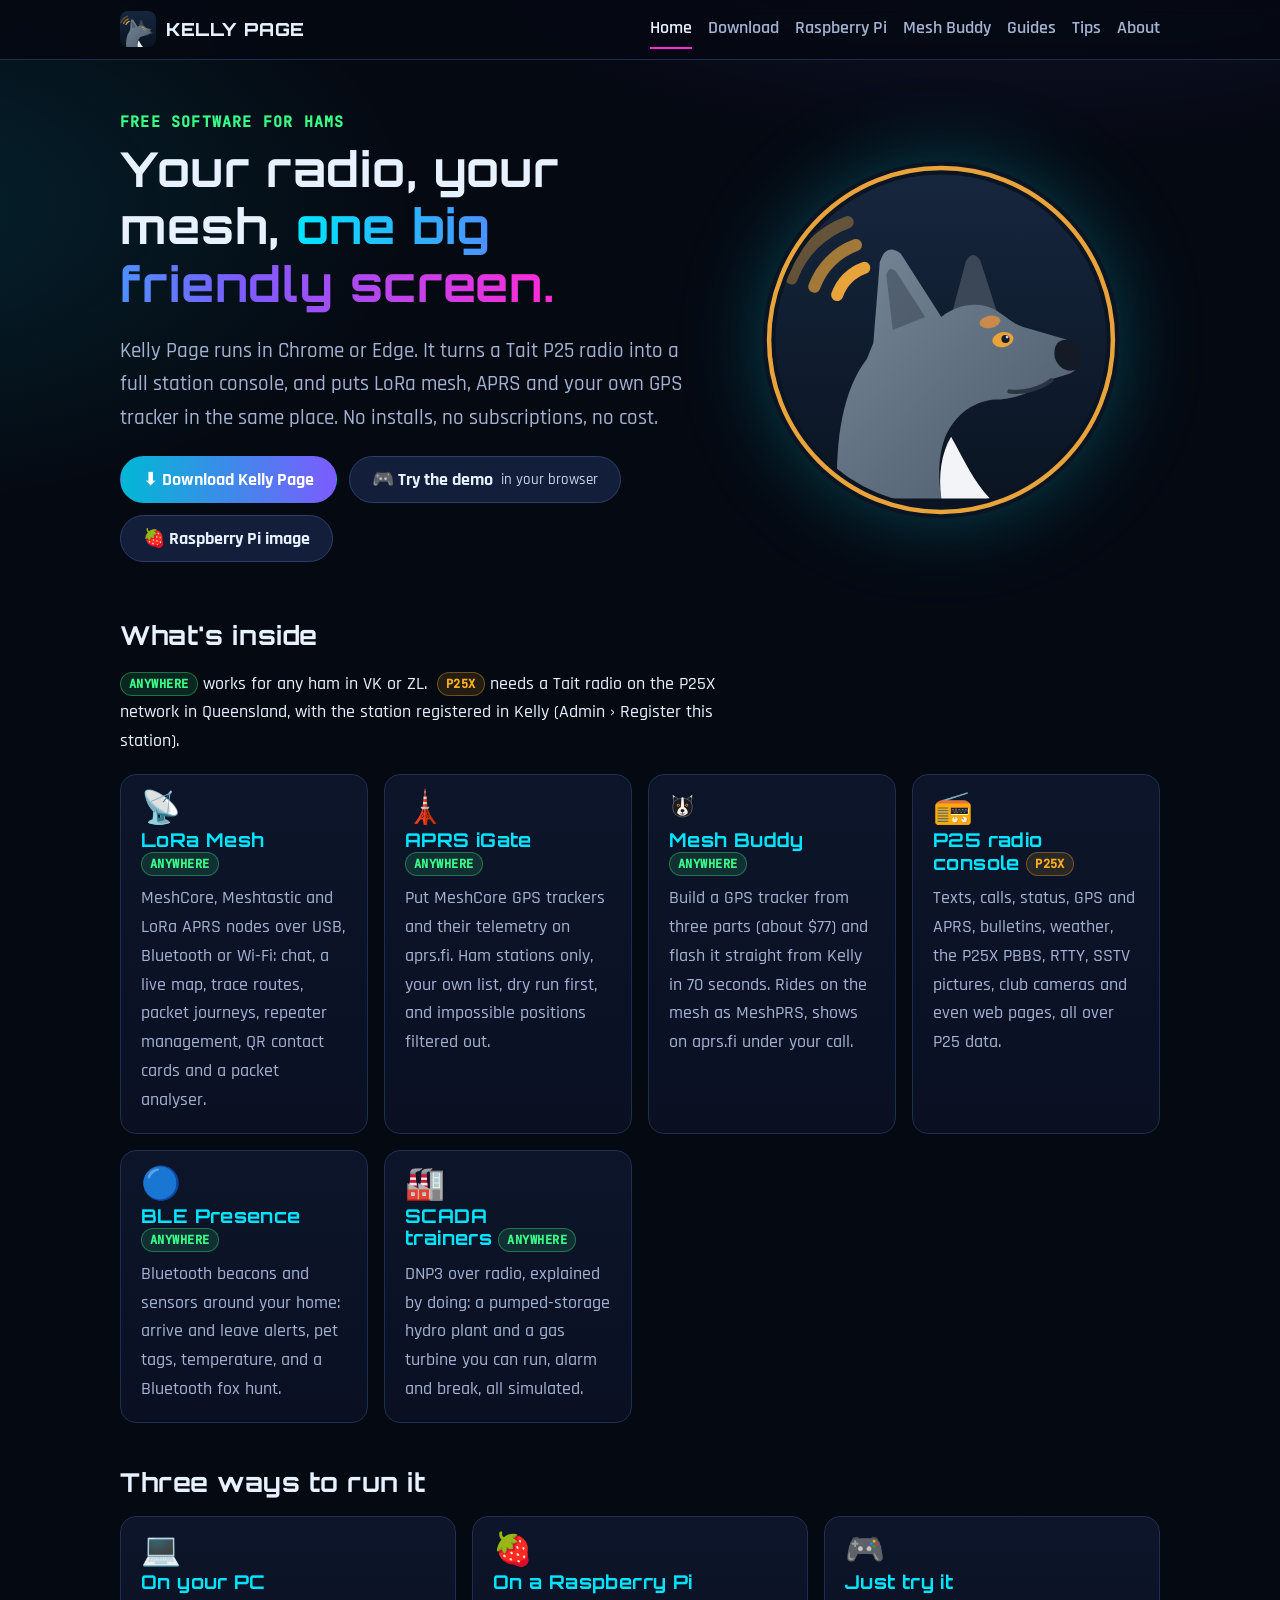
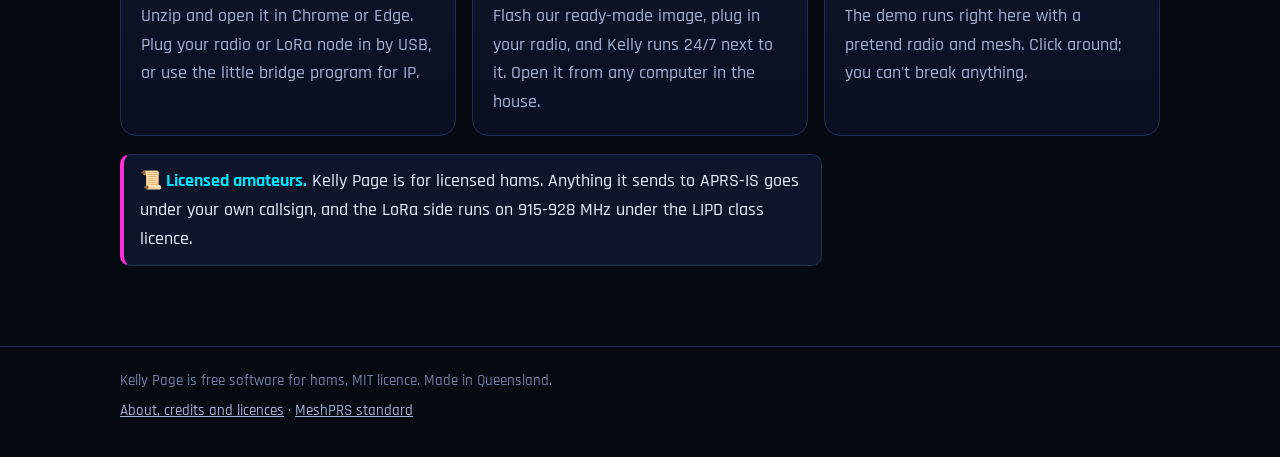
<file: index.html>
<!doctype html>
<html lang="en-AU">
<head>
<meta charset="utf-8">
<meta name="viewport" content="width=device-width, initial-scale=1">
<title>Kelly Page -- free radio console and LoRa mesh tools for hams</title>
<meta name="description" content="Kelly Page is free software for amateur radio operators: a browser console for Tait P25 radios, LoRa mesh (MeshCore, Meshtastic), an APRS iGate, and Mesh Buddy, a build-it-yourself GPS tracker.">
<link rel="icon" href="assets/kelly-favicon.svg" type="image/svg+xml">
<link rel="stylesheet" href="css/site.css">
</head>
<body>
<header class="top"><div class="in">
  <a class="brand" href="./"><img src="assets/kelly-mark.svg" alt="">KELLY PAGE</a>
  <nav class="nav">
    <a href="./" aria-current="page">Home</a><a href="download.html">Download</a><a href="raspberry-pi.html">Raspberry Pi</a>
    <a href="mesh-buddy.html">Mesh Buddy</a><a href="guides.html">Guides</a><a href="tips.html">Tips</a><a href="about.html">About</a>
  </nav>
</div></header>

<main>
  <section class="hero">
    <div>
      <div class="slogan">FREE SOFTWARE FOR HAMS</div>
      <h1>Your radio, your mesh, <span class="grad">one big friendly screen.</span></h1>
      <p class="lede">Kelly Page runs in Chrome or Edge. It turns a Tait P25 radio into a full station console, and puts
      LoRa mesh, APRS and your own GPS tracker in the same place. No installs, no subscriptions, no cost.</p>
      <div class="btns">
        <a class="btn primary" href="download.html">⬇️ Download Kelly Page</a>
        <a class="btn" href="app/index.html?demo">🎮 Try the demo <small>in your browser</small></a>
        <a class="btn" href="raspberry-pi.html">🍓 Raspberry Pi image</a>
      </div>
    </div>
    <img class="logo" src="assets/kelly-logo.svg" alt="Kelly Page logo: a dog in profile, listening">
  </section>

  <h2>What's inside</h2>
  <p><span class="tag any">ANYWHERE</span> works for any ham in VK or ZL. &nbsp;<span class="tag p25x">P25X</span> needs a Tait radio on the P25X network in Queensland, with the station registered in Kelly (Admin › Register this station).</p>
  <div class="cards">
    <div class="card"><div class="em">📡</div><h3>LoRa Mesh <span class="tag any">ANYWHERE</span></h3>
      <p>MeshCore, Meshtastic and LoRa APRS nodes over USB, Bluetooth or Wi-Fi: chat, a live map, trace routes,
      packet journeys, repeater management, QR contact cards and a packet analyser.</p></div>
    <div class="card"><div class="em">🗼</div><h3>APRS iGate <span class="tag any">ANYWHERE</span></h3>
      <p>Put MeshCore GPS trackers and their telemetry on aprs.fi. Ham stations only, your own list, dry run first,
      and impossible positions filtered out.</p></div>
    <div class="card"><div class="em"><img class="collie" src="assets/mesh-buddy-collie.svg" alt="Mesh Buddy, a border collie"></div><h3>Mesh Buddy <span class="tag any">ANYWHERE</span></h3>
      <p>Build a GPS tracker from three parts (about $77) and flash it straight from Kelly in 70 seconds. Rides on the
      mesh as MeshPRS, shows on aprs.fi under your call.</p></div>
    <div class="card"><div class="em">📻</div><h3>P25 radio console <span class="tag p25x">P25X</span></h3>
      <p>Texts, calls, status, GPS and APRS, bulletins, weather, the P25X PBBS, RTTY, SSTV pictures, club cameras and
      even web pages, all over P25 data.</p></div>
    <div class="card"><div class="em">🔵</div><h3>BLE Presence <span class="tag any">ANYWHERE</span></h3>
      <p>Bluetooth beacons and sensors around your home: arrive and leave alerts, pet tags, temperature, and a
      Bluetooth fox hunt.</p></div>
    <div class="card"><div class="em">🏭</div><h3>SCADA trainers <span class="tag any">ANYWHERE</span></h3>
      <p>DNP3 over radio, explained by doing: a pumped-storage hydro plant and a gas turbine you can run, alarm and
      break, all simulated.</p></div>
  </div>

  <h2>Three ways to run it</h2>
  <div class="cards">
    <a class="card link" href="download.html"><div class="em">💻</div><h3>On your PC</h3>
      <p>Unzip and open it in Chrome or Edge. Plug your radio or LoRa node in by USB, or use the little bridge program
      for IP.</p></a>
    <a class="card link" href="raspberry-pi.html"><div class="em">🍓</div><h3>On a Raspberry Pi</h3>
      <p>Flash our ready-made image, plug in your radio, and Kelly runs 24/7 next to it. Open it from any computer in
      the house.</p></a>
    <a class="card link" href="app/index.html?demo"><div class="em">🎮</div><h3>Just try it</h3>
      <p>The demo runs right here with a pretend radio and mesh. Click around; you can't break anything.</p></a>
  </div>

  <div class="note hot"><b>📜 Licensed amateurs.</b> Kelly Page is for licensed hams. Anything it sends to APRS-IS goes
  under your own callsign, and the LoRa side runs on 915-928 MHz under the LIPD class licence.</div>
</main>

<footer><div class="in">
  <div>Kelly Page is free software for hams, MIT licence. Made in Queensland.</div>
  <div><a href="about.html">About, credits and licences</a> · <a href="https://cargobike21.github.io/MeshPRS/">MeshPRS standard</a></div>
</div></footer>
</body>
</html>
</file>
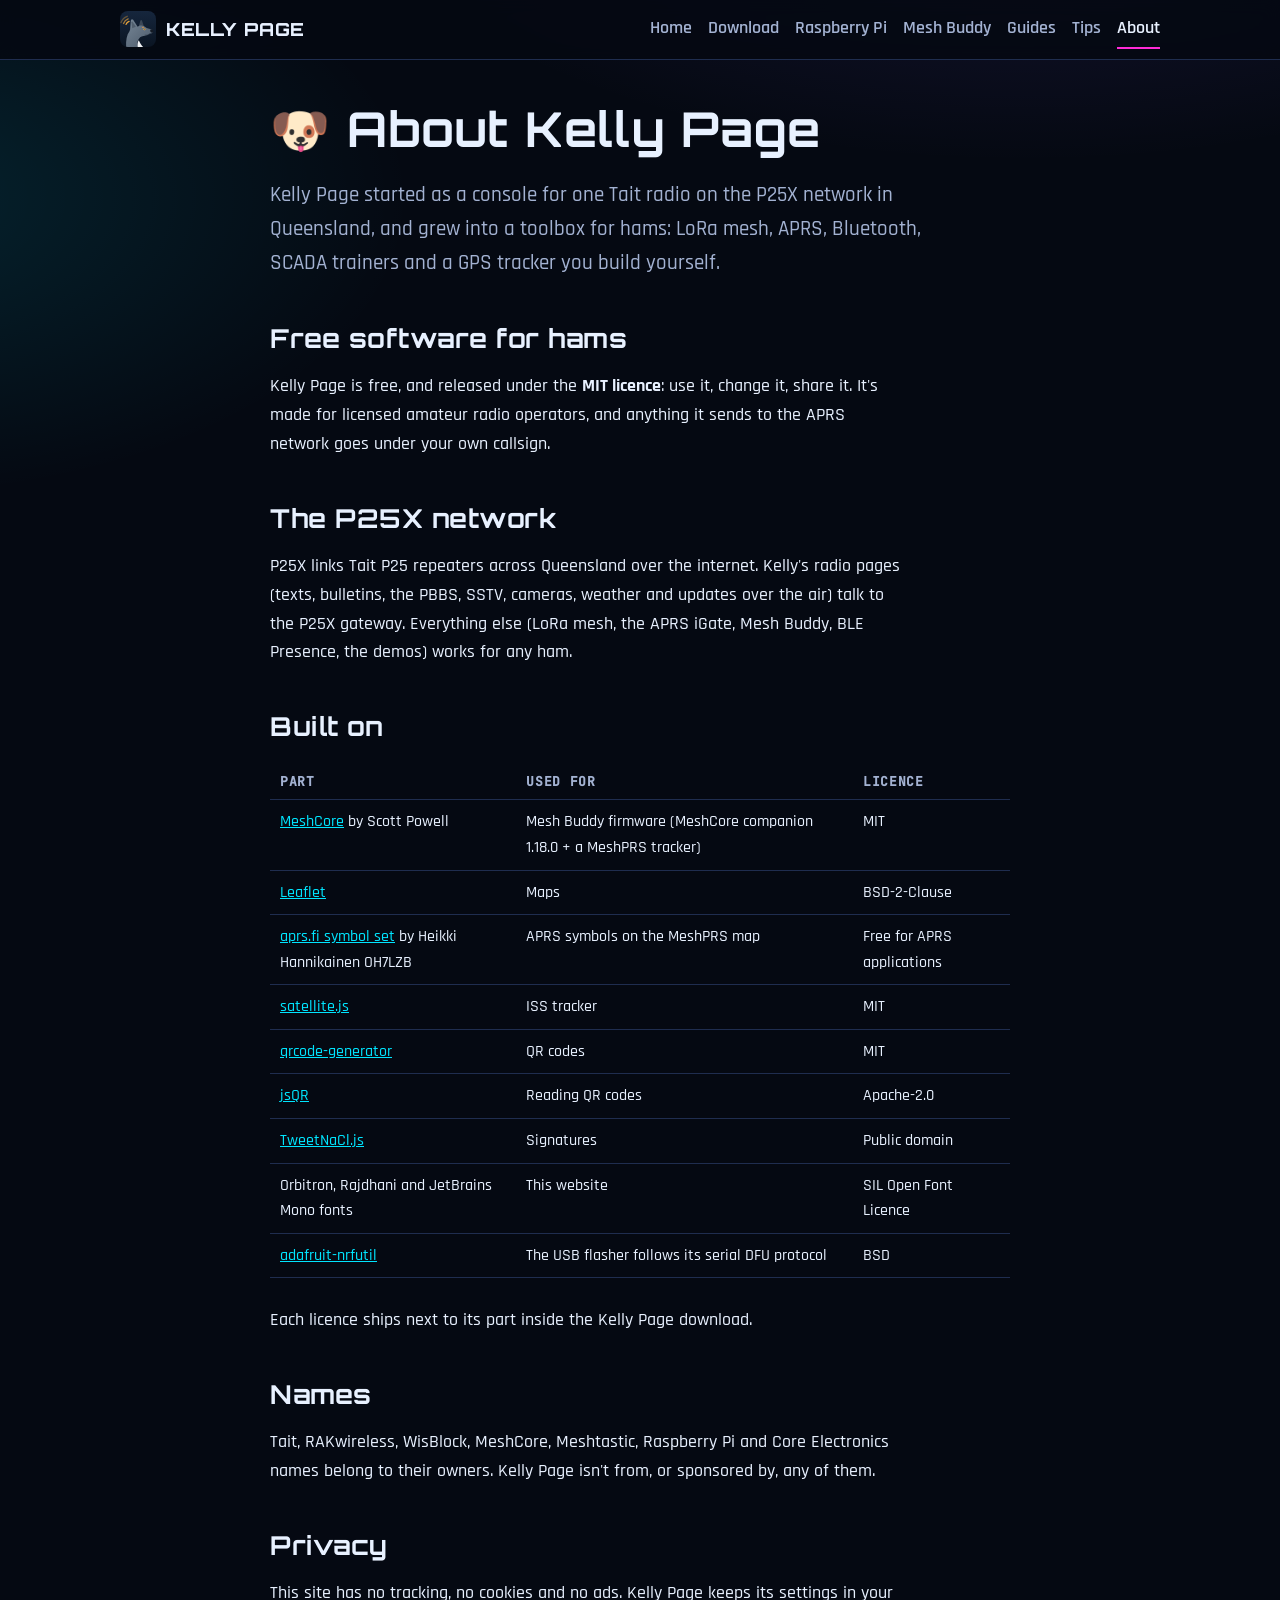
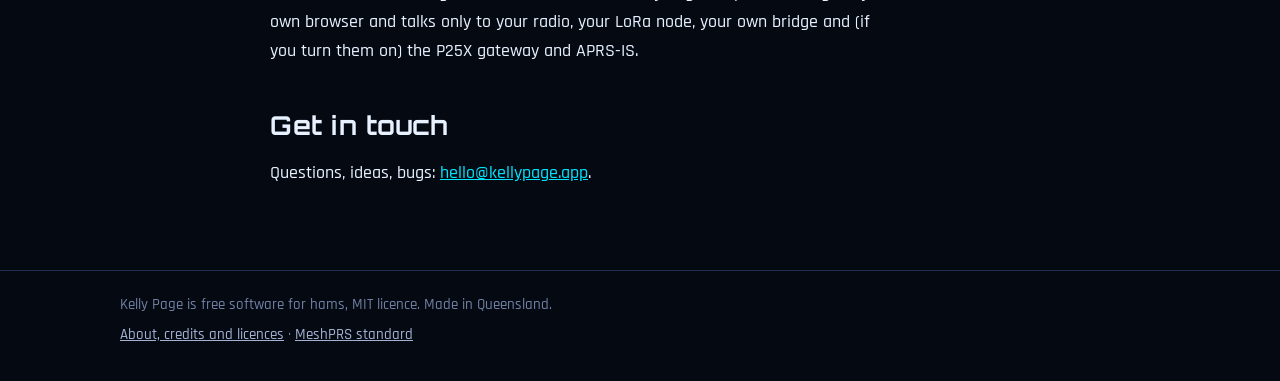
<file: about.html>
<!doctype html>
<html lang="en-AU">
<head>
<meta charset="utf-8">
<meta name="viewport" content="width=device-width, initial-scale=1">
<title>About Kelly Page</title>
<meta name="description" content="About Kelly Page: free software for hams, MIT licence, credits and the open-source parts it's built on.">
<link rel="icon" href="assets/kelly-favicon.svg" type="image/svg+xml">
<link rel="stylesheet" href="css/site.css">
</head>
<body>
<header class="top"><div class="in">
  <a class="brand" href="./"><img src="assets/kelly-mark.svg" alt="">KELLY PAGE</a>
  <nav class="nav">
    <a href="./">Home</a><a href="download.html">Download</a><a href="raspberry-pi.html">Raspberry Pi</a>
    <a href="mesh-buddy.html">Mesh Buddy</a><a href="guides.html">Guides</a><a href="tips.html">Tips</a><a href="about.html" aria-current="page">About</a>
  </nav>
</div></header>

<main class="narrow">
  <h1>🐶 About Kelly Page</h1>
  <p class="lede">Kelly Page started as a console for one Tait radio on the P25X network in Queensland, and grew into a
  toolbox for hams: LoRa mesh, APRS, Bluetooth, SCADA trainers and a GPS tracker you build yourself.</p>

  <h2>Free software for hams</h2>
  <p>Kelly Page is free, and released under the <b>MIT licence</b>: use it, change it, share it. It's made for licensed
  amateur radio operators, and anything it sends to the APRS network goes under your own callsign.</p>

  <h2>The P25X network</h2>
  <p>P25X links Tait P25 repeaters across Queensland over the internet. Kelly's radio pages (texts, bulletins, the PBBS,
  SSTV, cameras, weather and updates over the air) talk to the P25X gateway. Everything else (LoRa mesh, the APRS iGate,
  Mesh Buddy, BLE Presence, the demos) works for any ham.</p>

  <h2>Built on</h2>
  <div class="wrap"><table>
    <tr><th>Part</th><th>Used for</th><th>Licence</th></tr>
    <tr><td><a href="https://github.com/meshcore-dev/MeshCore">MeshCore</a> by Scott Powell</td><td>Mesh Buddy firmware (MeshCore companion 1.18.0 + a MeshPRS tracker)</td><td>MIT</td></tr>
    <tr><td><a href="https://leafletjs.com/">Leaflet</a></td><td>Maps</td><td>BSD-2-Clause</td></tr>
    <tr><td><a href="https://github.com/hessu/aprs-symbols">aprs.fi symbol set</a> by Heikki Hannikainen OH7LZB</td><td>APRS symbols on the MeshPRS map</td><td>Free for APRS applications</td></tr>
    <tr><td><a href="https://github.com/shashwatak/satellite-js">satellite.js</a></td><td>ISS tracker</td><td>MIT</td></tr>
    <tr><td><a href="https://github.com/kazuhikoarase/qrcode-generator">qrcode-generator</a></td><td>QR codes</td><td>MIT</td></tr>
    <tr><td><a href="https://github.com/cozmo/jsQR">jsQR</a></td><td>Reading QR codes</td><td>Apache-2.0</td></tr>
    <tr><td><a href="https://tweetnacl.js.org/">TweetNaCl.js</a></td><td>Signatures</td><td>Public domain</td></tr>
    <tr><td>Orbitron, Rajdhani and JetBrains Mono fonts</td><td>This website</td><td>SIL Open Font Licence</td></tr>
    <tr><td><a href="https://github.com/adafruit/Adafruit_nRF52_nrfutil">adafruit-nrfutil</a></td><td>The USB flasher follows its serial DFU protocol</td><td>BSD</td></tr>
  </table></div>
  <p>Each licence ships next to its part inside the Kelly Page download.</p>

  <h2>Names</h2>
  <p>Tait, RAKwireless, WisBlock, MeshCore, Meshtastic, Raspberry Pi and Core Electronics names belong to their owners.
  Kelly Page isn't from, or sponsored by, any of them.</p>

  <h2>Privacy</h2>
  <p>This site has no tracking, no cookies and no ads. Kelly Page keeps its settings in your own browser and talks only
  to your radio, your LoRa node, your own bridge and (if you turn them on) the P25X gateway and APRS-IS.</p>

  <h2>Get in touch</h2>
  <p>Questions, ideas, bugs: <a href="mailto:hello@kellypage.app">hello@kellypage.app</a>.</p>
</main>

<footer><div class="in">
  <div>Kelly Page is free software for hams, MIT licence. Made in Queensland.</div>
  <div><a href="about.html">About, credits and licences</a> · <a href="https://cargobike21.github.io/MeshPRS/">MeshPRS standard</a></div>
</div></footer>
</body>
</html>
</file>
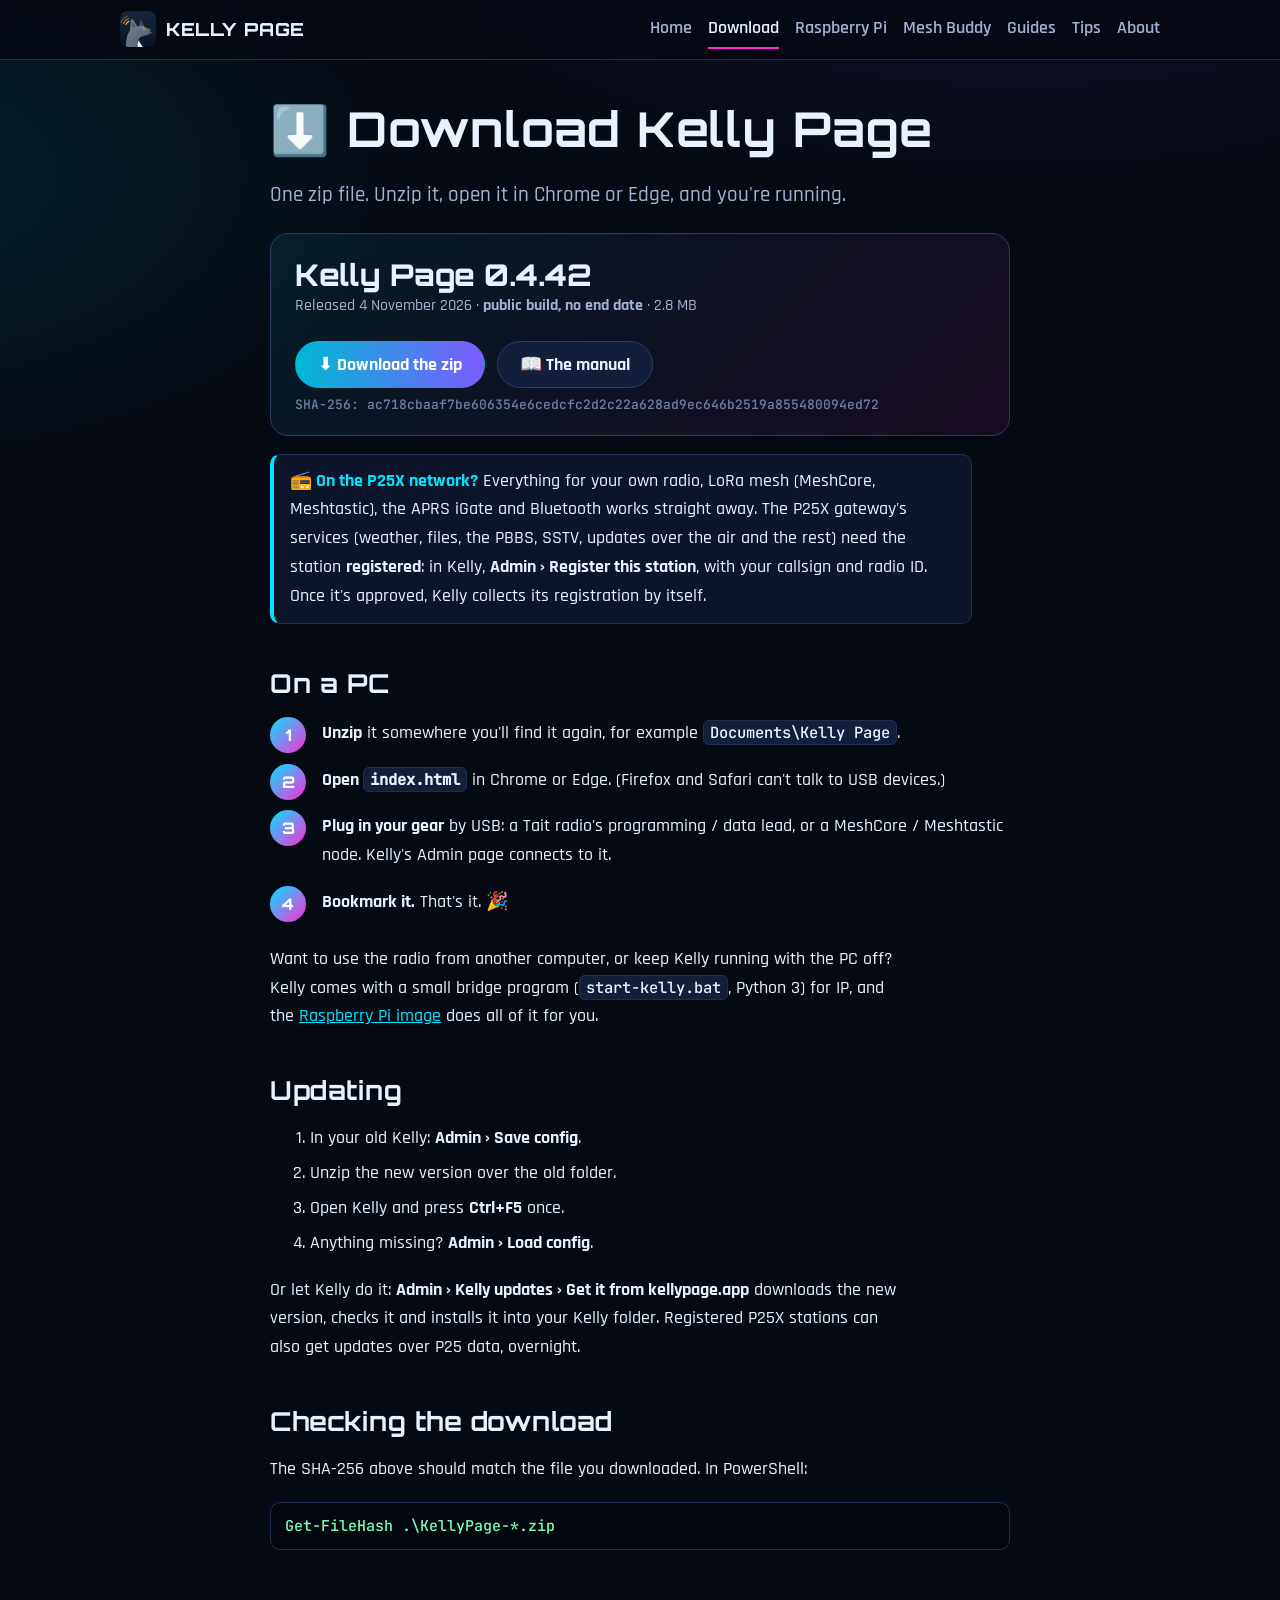
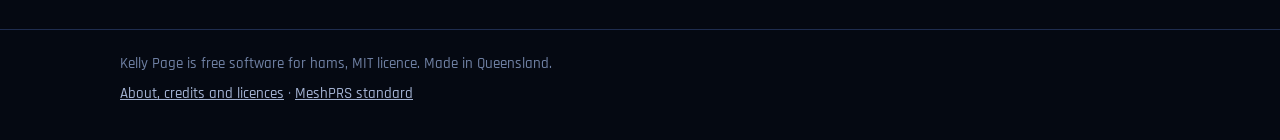
<file: download.html>
<!doctype html>
<html lang="en-AU">
<head>
<meta charset="utf-8">
<meta name="viewport" content="width=device-width, initial-scale=1">
<title>Download Kelly Page</title>
<meta name="description" content="Download the latest Kelly Page release: free software for hams.">
<link rel="icon" href="assets/kelly-favicon.svg" type="image/svg+xml">
<link rel="stylesheet" href="css/site.css">
<script src="js/latest.js" defer></script>
</head>
<body>
<header class="top"><div class="in">
  <a class="brand" href="./"><img src="assets/kelly-mark.svg" alt="">KELLY PAGE</a>
  <nav class="nav">
    <a href="./">Home</a><a href="download.html" aria-current="page">Download</a><a href="raspberry-pi.html">Raspberry Pi</a>
    <a href="mesh-buddy.html">Mesh Buddy</a><a href="guides.html">Guides</a><a href="tips.html">Tips</a><a href="about.html">About</a>
  </nav>
</div></header>

<main class="narrow">
  <h1>⬇️ Download Kelly Page</h1>
  <p class="lede">One zip file. Unzip it, open it in Chrome or Edge, and you're running.</p>

  <div class="dl">
    <div class="ver">Kelly Page <span data-latest="version">…</span></div>
    <div class="meta">Released <span data-latest="date">…</span> · <b data-latest="build">…</b> · <span data-latest="size">…</span></div>
    <div class="btns">
      <a class="btn primary" data-latest-href="files.zip" href="#">⬇️ Download the zip</a>
      <a class="btn" data-latest-href="files.manual" href="#">📖 The manual</a>
    </div>
    <div class="sha">SHA-256: <span data-latest="sha256">…</span></div>
  </div>

  <div class="note"><b>📻 On the P25X network?</b> Everything for your own radio, LoRa mesh (MeshCore, Meshtastic),
  the APRS iGate and Bluetooth works straight away. The P25X gateway's services (weather, files, the PBBS, SSTV,
  updates over the air and the rest) need the station <b>registered</b>: in Kelly, <b>Admin › Register this
  station</b>, with your callsign and radio ID. Once it's approved, Kelly collects its registration by itself.</div>

  <h2>On a PC</h2>
  <ol class="steps">
    <li><b>Unzip</b> it somewhere you'll find it again, for example <code>Documents\Kelly Page</code>.</li>
    <li><b>Open <code>index.html</code></b> in Chrome or Edge. (Firefox and Safari can't talk to USB devices.)</li>
    <li><b>Plug in your gear</b> by USB: a Tait radio's programming / data lead, or a MeshCore / Meshtastic node.
      Kelly's Admin page connects to it.</li>
    <li><b>Bookmark it.</b> That's it. 🎉</li>
  </ol>
  <p>Want to use the radio from another computer, or keep Kelly running with the PC off? Kelly comes with a small
  bridge program (<code>start-kelly.bat</code>, Python 3) for IP, and the <a href="raspberry-pi.html">Raspberry Pi
  image</a> does all of it for you.</p>

  <h2>Updating</h2>
  <ol>
    <li>In your old Kelly: <b>Admin › Save config</b>.</li>
    <li>Unzip the new version over the old folder.</li>
    <li>Open Kelly and press <b>Ctrl+F5</b> once.</li>
    <li>Anything missing? <b>Admin › Load config</b>.</li>
  </ol>
  <p>Or let Kelly do it: <b>Admin › Kelly updates › Get it from kellypage.app</b> downloads the new version,
  checks it and installs it into your Kelly folder. Registered P25X stations can also get updates over P25 data,
  overnight.</p>

  <h2>Checking the download</h2>
  <p>The SHA-256 above should match the file you downloaded. In PowerShell:</p>
  <pre>Get-FileHash .\KellyPage-*.zip</pre>
</main>

<footer><div class="in">
  <div>Kelly Page is free software for hams, MIT licence. Made in Queensland.</div>
  <div><a href="about.html">About, credits and licences</a> · <a href="https://cargobike21.github.io/MeshPRS/">MeshPRS standard</a></div>
</div></footer>
</body>
</html>
</file>
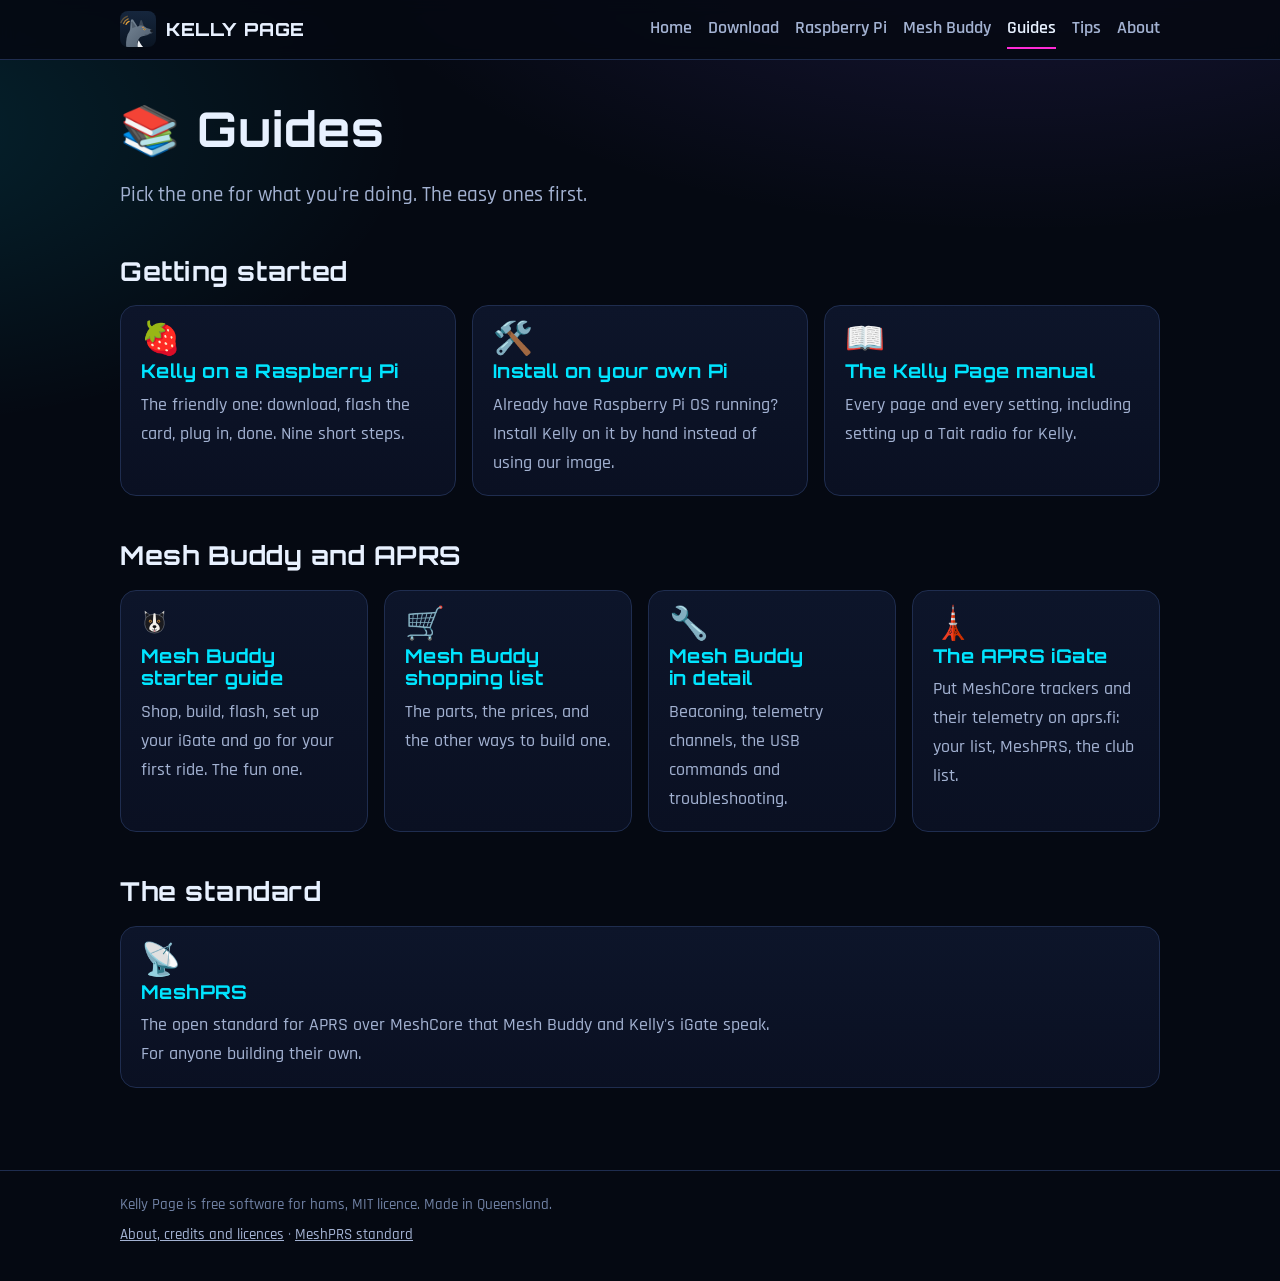
<file: guides.html>
<!doctype html>
<html lang="en-AU">
<head>
<meta charset="utf-8">
<meta name="viewport" content="width=device-width, initial-scale=1">
<title>Kelly Page guides</title>
<meta name="description" content="Step-by-step guides for Kelly Page: the manual, Raspberry Pi, Mesh Buddy, the APRS iGate and more.">
<link rel="icon" href="assets/kelly-favicon.svg" type="image/svg+xml">
<link rel="stylesheet" href="css/site.css">
</head>
<body>
<header class="top"><div class="in">
  <a class="brand" href="./"><img src="assets/kelly-mark.svg" alt="">KELLY PAGE</a>
  <nav class="nav">
    <a href="./">Home</a><a href="download.html">Download</a><a href="raspberry-pi.html">Raspberry Pi</a>
    <a href="mesh-buddy.html">Mesh Buddy</a><a href="guides.html" aria-current="page">Guides</a><a href="tips.html">Tips</a><a href="about.html">About</a>
  </nav>
</div></header>

<main>
  <h1>📚 Guides</h1>
  <p class="lede">Pick the one for what you're doing. The easy ones first.</p>

  <h2>Getting started</h2>
  <div class="cards">
    <a class="card link" href="guides/raspberry-pi-guide.html"><div class="em">🍓</div><h3>Kelly on a Raspberry Pi</h3>
      <p>The friendly one: download, flash the card, plug in, done. Nine short steps.</p></a>
    <a class="card link" href="app/install-pi.html"><div class="em">🛠️</div><h3>Install on your own Pi</h3>
      <p>Already have Raspberry Pi OS running? Install Kelly on it by hand instead of using our image.</p></a>
    <a class="card link" href="app/manual.html"><div class="em">📖</div><h3>The Kelly Page manual</h3>
      <p>Every page and every setting, including setting up a Tait radio for Kelly.</p></a>
  </div>

  <h2>Mesh Buddy and APRS</h2>
  <div class="cards">
    <a class="card link" href="guides/mesh-buddy-starter.html"><div class="em"><img class="collie" src="assets/mesh-buddy-collie.svg" alt="Mesh Buddy, a border collie"></div><h3>Mesh Buddy starter guide</h3>
      <p>Shop, build, flash, set up your iGate and go for your first ride. The fun one.</p></a>
    <a class="card link" href="guides/mesh-buddy-shopping-list.html"><div class="em">🛒</div><h3>Mesh Buddy shopping list</h3>
      <p>The parts, the prices, and the other ways to build one.</p></a>
    <a class="card link" href="app/mesh-buddy-guide.html"><div class="em">🔧</div><h3>Mesh Buddy in detail</h3>
      <p>Beaconing, telemetry channels, the USB commands and troubleshooting.</p></a>
    <a class="card link" href="app/igate-guide.html"><div class="em">🗼</div><h3>The APRS iGate</h3>
      <p>Put MeshCore trackers and their telemetry on aprs.fi: your list, MeshPRS, the club list.</p></a>
  </div>

  <h2>The standard</h2>
  <div class="cards">
    <a class="card link" href="https://cargobike21.github.io/MeshPRS/"><div class="em">📡</div><h3>MeshPRS</h3>
      <p>The open standard for APRS over MeshCore that Mesh Buddy and Kelly's iGate speak. For anyone building their own.</p></a>
  </div>
</main>

<footer><div class="in">
  <div>Kelly Page is free software for hams, MIT licence. Made in Queensland.</div>
  <div><a href="about.html">About, credits and licences</a> · <a href="https://cargobike21.github.io/MeshPRS/">MeshPRS standard</a></div>
</div></footer>
</body>
</html>
</file>
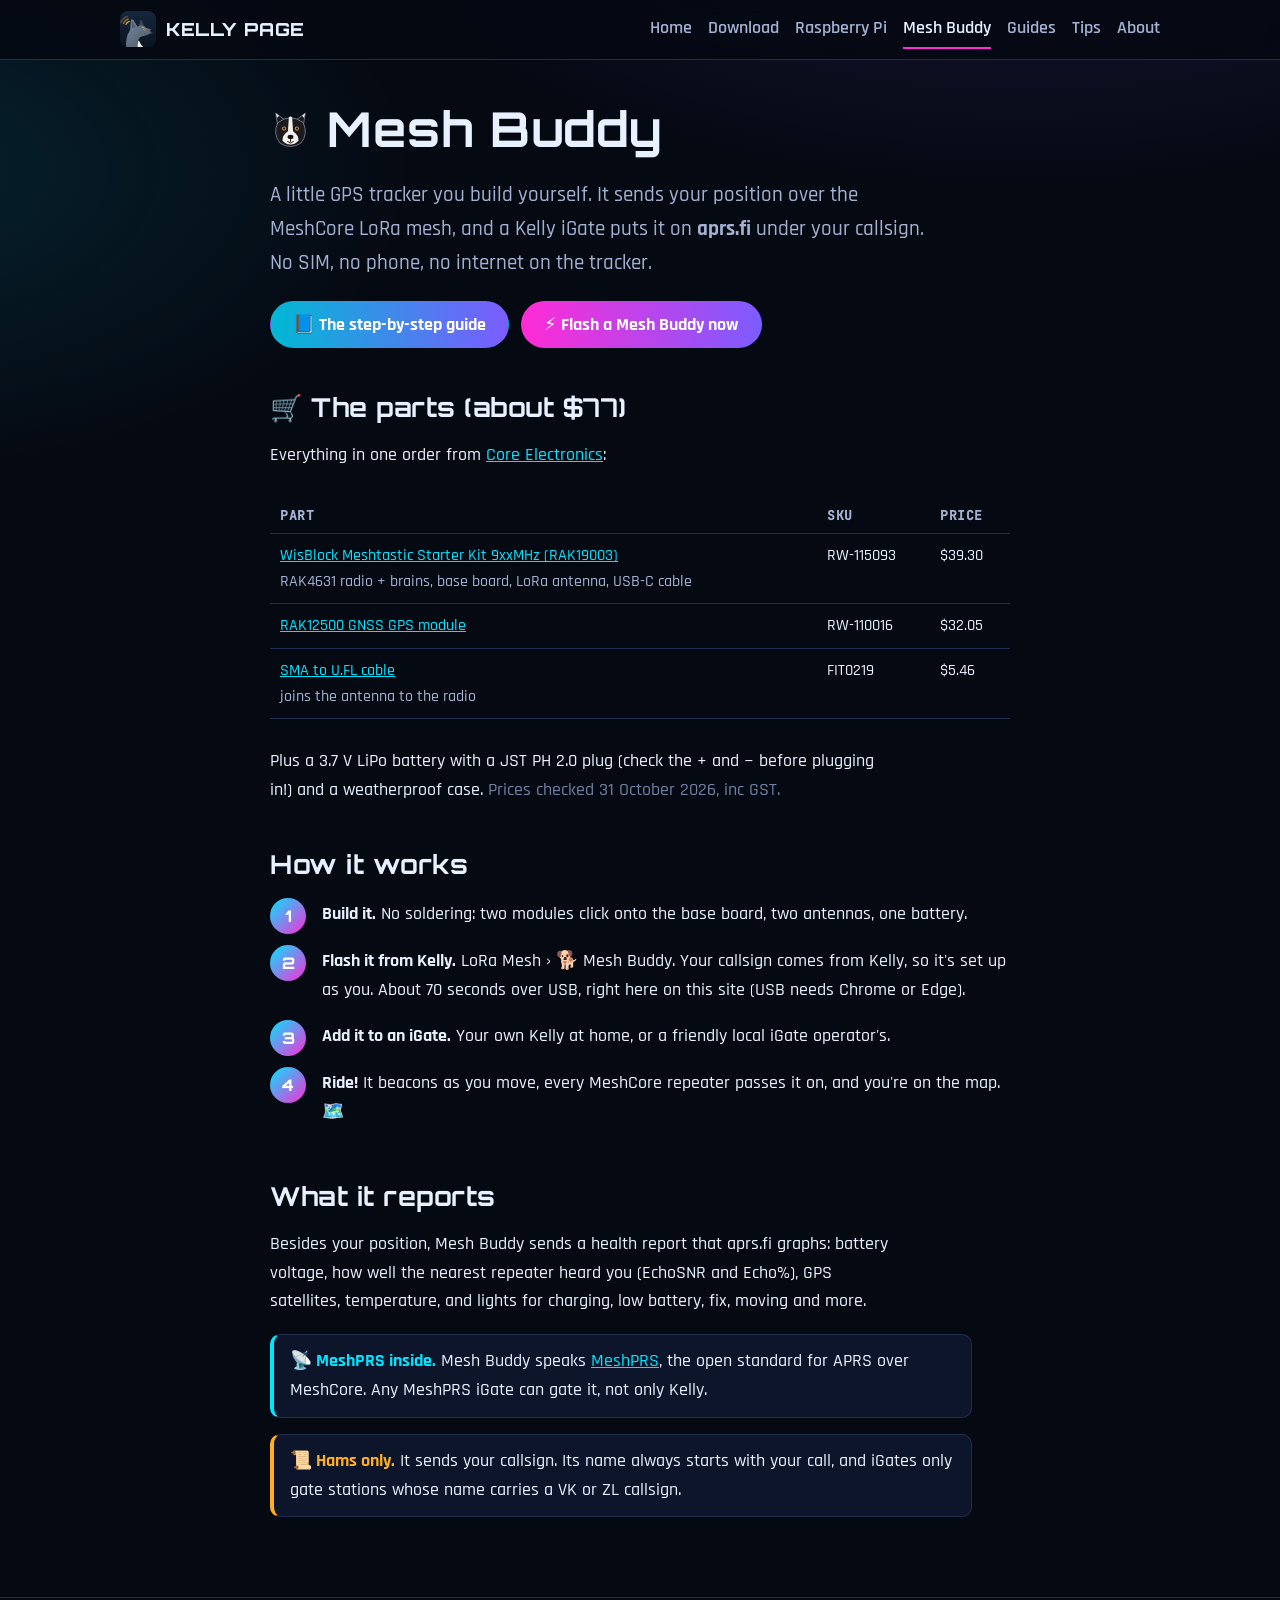
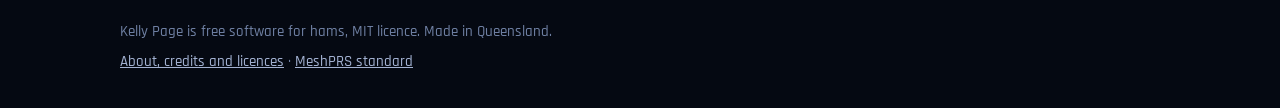
<file: mesh-buddy.html>
<!doctype html>
<html lang="en-AU">
<head>
<meta charset="utf-8">
<meta name="viewport" content="width=device-width, initial-scale=1">
<title>Mesh Buddy -- build your own GPS tracker</title>
<meta name="description" content="Mesh Buddy: a build-it-yourself GPS tracker that puts you on aprs.fi over the MeshCore LoRa mesh. About $77 in parts, flashed from Kelly Page.">
<link rel="icon" href="assets/kelly-favicon.svg" type="image/svg+xml">
<link rel="stylesheet" href="css/site.css">
</head>
<body>
<header class="top"><div class="in">
  <a class="brand" href="./"><img src="assets/kelly-mark.svg" alt="">KELLY PAGE</a>
  <nav class="nav">
    <a href="./">Home</a><a href="download.html">Download</a><a href="raspberry-pi.html">Raspberry Pi</a>
    <a href="mesh-buddy.html" aria-current="page">Mesh Buddy</a><a href="guides.html">Guides</a><a href="tips.html">Tips</a><a href="about.html">About</a>
  </nav>
</div></header>

<main class="narrow">
  <h1><img class="collie" src="assets/mesh-buddy-collie.svg" alt="Mesh Buddy, a border collie"> Mesh Buddy</h1>
  <p class="lede">A little GPS tracker you build yourself. It sends your position over the MeshCore LoRa mesh, and a
  Kelly iGate puts it on <b>aprs.fi</b> under your callsign. No SIM, no phone, no internet on the tracker.</p>
  <div class="btns">
    <a class="btn primary" href="guides/mesh-buddy-starter.html">📘 The step-by-step guide</a>
    <a class="btn hot" href="app/index.html#mesh">⚡ Flash a Mesh Buddy now</a>
  </div>

  <h2>🛒 The parts (about $77)</h2>
  <p>Everything in one order from <a href="https://core-electronics.com.au">Core Electronics</a>:</p>
  <div class="wrap"><table>
    <tr><th>Part</th><th>SKU</th><th>Price</th></tr>
    <tr><td><a href="https://core-electronics.com.au/meshtastic-starter-kit-rak4631-wisblock-lora-antenna-offgrid-mesh-network-a.html">WisBlock Meshtastic Starter Kit 9xxMHz (RAK19003)</a><br><span style="color:var(--dim)">RAK4631 radio + brains, base board, LoRa antenna, USB-C cable</span></td><td>RW-115093</td><td>$39.30</td></tr>
    <tr><td><a href="https://core-electronics.com.au/rak12500-wisblock-gps-location-module-ublox-zoe-m8q.html">RAK12500 GNSS GPS module</a></td><td>RW-110016</td><td>$32.05</td></tr>
    <tr><td><a href="https://core-electronics.com.au/interface-cable-sma-to-u-fl.html">SMA to U.FL cable</a><br><span style="color:var(--dim)">joins the antenna to the radio</span></td><td>FIT0219</td><td>$5.46</td></tr>
  </table></div>
  <p>Plus a 3.7 V LiPo battery with a JST PH 2.0 plug (check the + and − before plugging in!) and a weatherproof case.
  <span style="color:var(--mute)">Prices checked 31 October 2026, inc GST.</span></p>

  <h2>How it works</h2>
  <ol class="steps">
    <li><b>Build it.</b> No soldering: two modules click onto the base board, two antennas, one battery.</li>
    <li><b>Flash it from Kelly.</b> LoRa Mesh › 🐕 Mesh Buddy. Your callsign comes from Kelly, so it's set up as you.
      About 70 seconds over USB, right here on this site (USB needs Chrome or Edge).</li>
    <li><b>Add it to an iGate.</b> Your own Kelly at home, or a friendly local iGate operator's.</li>
    <li><b>Ride!</b> It beacons as you move, every MeshCore repeater passes it on, and you're on the map. 🗺️</li>
  </ol>

  <h2>What it reports</h2>
  <p>Besides your position, Mesh Buddy sends a health report that aprs.fi graphs: battery voltage, how well the
  nearest repeater heard you (EchoSNR and Echo%), GPS satellites, temperature, and lights for charging, low battery,
  fix, moving and more.</p>

  <div class="note"><b>📡 MeshPRS inside.</b> Mesh Buddy speaks <a href="https://cargobike21.github.io/MeshPRS/">MeshPRS</a>,
  the open standard for APRS over MeshCore. Any MeshPRS iGate can gate it, not only Kelly.</div>
  <div class="note warn"><b>📜 Hams only.</b> It sends your callsign. Its name always starts with your call, and
  iGates only gate stations whose name carries a VK or ZL callsign.</div>
</main>

<footer><div class="in">
  <div>Kelly Page is free software for hams, MIT licence. Made in Queensland.</div>
  <div><a href="about.html">About, credits and licences</a> · <a href="https://cargobike21.github.io/MeshPRS/">MeshPRS standard</a></div>
</div></footer>
</body>
</html>
</file>
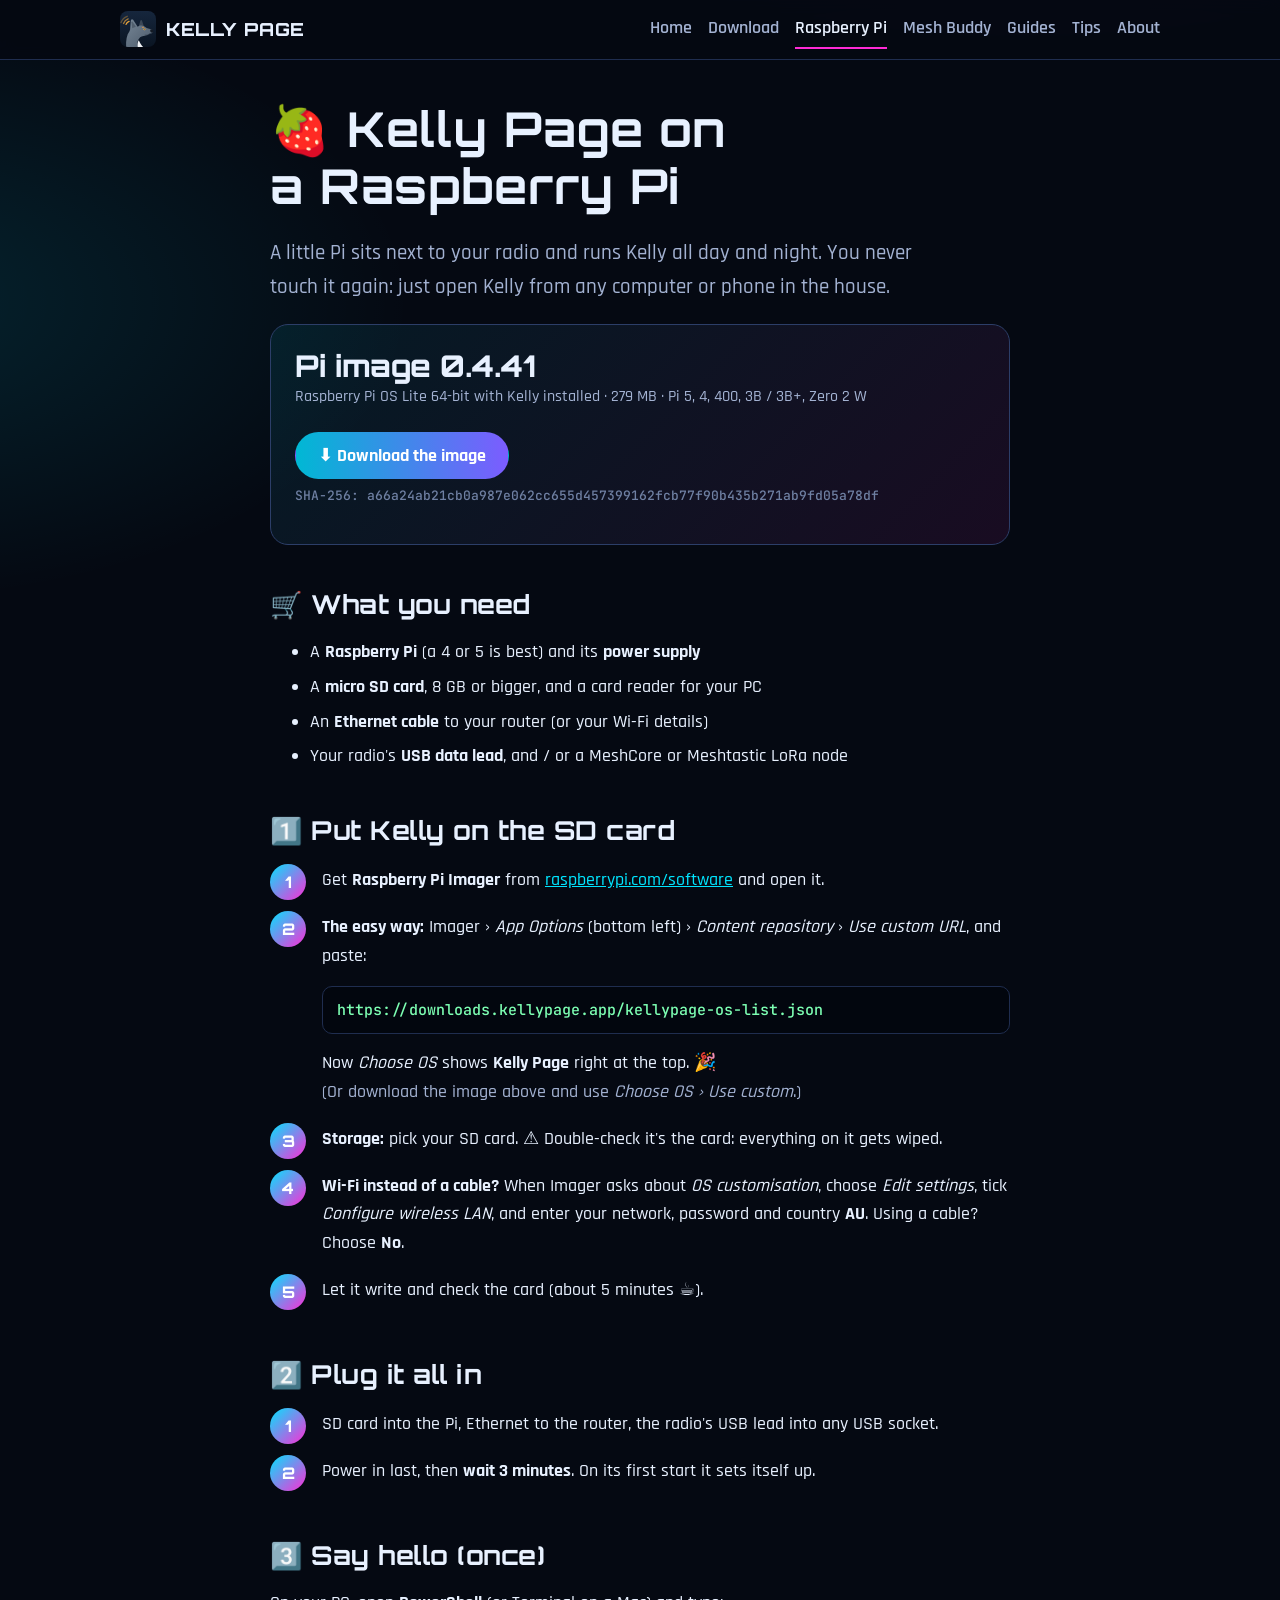
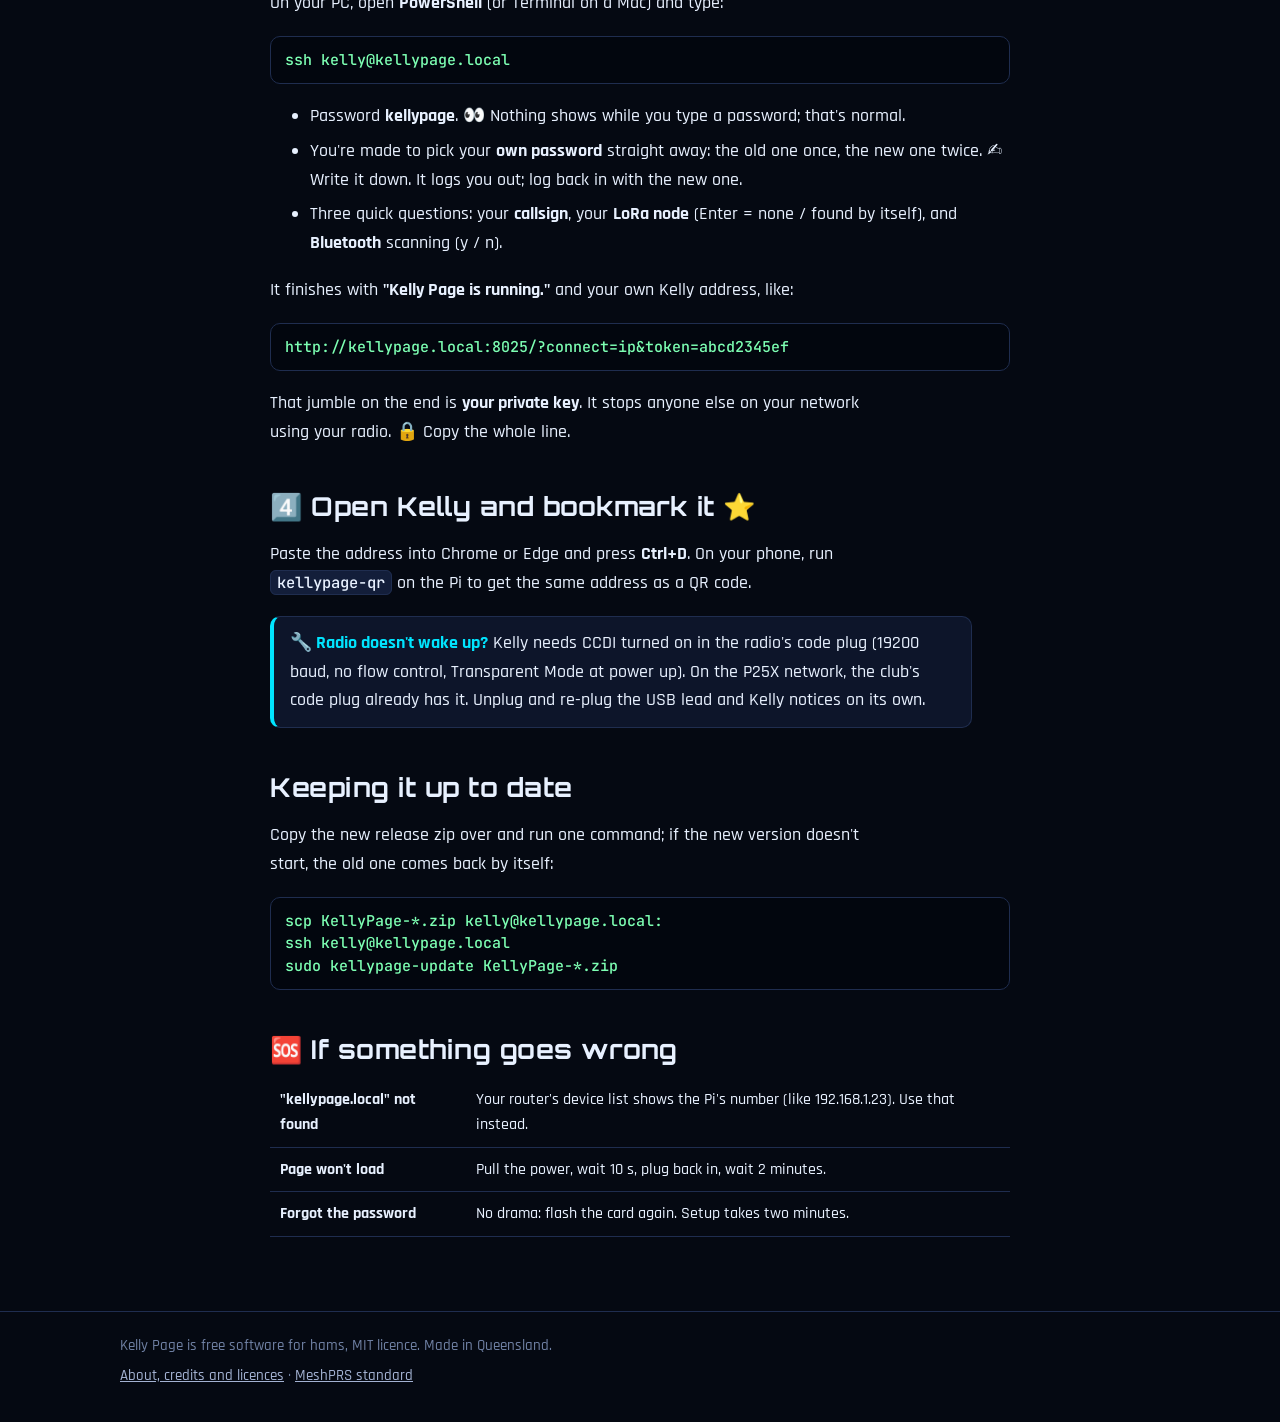
<file: raspberry-pi.html>
<!doctype html>
<html lang="en-AU">
<head>
<meta charset="utf-8">
<meta name="viewport" content="width=device-width, initial-scale=1">
<title>Kelly Page on a Raspberry Pi</title>
<meta name="description" content="A ready-made Raspberry Pi image with Kelly Page installed: flash it, plug in your radio, and Kelly runs 24/7.">
<link rel="icon" href="assets/kelly-favicon.svg" type="image/svg+xml">
<link rel="stylesheet" href="css/site.css">
<script src="js/latest.js" defer></script>
</head>
<body>
<header class="top"><div class="in">
  <a class="brand" href="./"><img src="assets/kelly-mark.svg" alt="">KELLY PAGE</a>
  <nav class="nav">
    <a href="./">Home</a><a href="download.html">Download</a><a href="raspberry-pi.html" aria-current="page">Raspberry Pi</a>
    <a href="mesh-buddy.html">Mesh Buddy</a><a href="guides.html">Guides</a><a href="tips.html">Tips</a><a href="about.html">About</a>
  </nav>
</div></header>

<main class="narrow">
  <h1>🍓 Kelly Page on a Raspberry Pi</h1>
  <p class="lede">A little Pi sits next to your radio and runs Kelly all day and night. You never touch it again: just
  open Kelly from any computer or phone in the house.</p>

  <div class="dl">
    <div class="ver">Pi image <span data-latest="pi.version">…</span></div>
    <div class="meta">Raspberry Pi OS Lite 64-bit with Kelly installed · <span data-latest="pi.size">…</span> ·
      Pi 5, 4, 400, 3B / 3B+, Zero 2 W</div>
    <div class="btns">
      <a class="btn primary" data-latest-href="pi.image" href="#">⬇️ Download the image</a>
    </div>
    <div class="sha">SHA-256: <span data-latest="pi.sha256">…</span></div>
    <p data-latest="pi.note"></p>
  </div>

  <h2>🛒 What you need</h2>
  <ul>
    <li>A <b>Raspberry Pi</b> (a 4 or 5 is best) and its <b>power supply</b></li>
    <li>A <b>micro SD card</b>, 8 GB or bigger, and a card reader for your PC</li>
    <li>An <b>Ethernet cable</b> to your router (or your Wi-Fi details)</li>
    <li>Your radio's <b>USB data lead</b>, and / or a MeshCore or Meshtastic LoRa node</li>
  </ul>

  <h2>1️⃣ Put Kelly on the SD card</h2>
  <ol class="steps">
    <li>Get <b>Raspberry Pi Imager</b> from <a href="https://www.raspberrypi.com/software/">raspberrypi.com/software</a> and open it.</li>
    <li><b>The easy way:</b> Imager › <i>App Options</i> (bottom left) › <i>Content repository</i> › <i>Use custom URL</i>, and paste:
      <pre data-latest="pi.imager">https://downloads.kellypage.app/kellypage-os-list.json</pre>
      Now <i>Choose OS</i> shows <b>Kelly Page</b> right at the top. 🎉<br>
      <span style="color:var(--dim)">(Or download the image above and use <i>Choose OS › Use custom</i>.)</span></li>
    <li><b>Storage:</b> pick your SD card. ⚠️ Double-check it's the card: everything on it gets wiped.</li>
    <li><b>Wi-Fi instead of a cable?</b> When Imager asks about <i>OS customisation</i>, choose <i>Edit settings</i>,
      tick <i>Configure wireless LAN</i>, and enter your network, password and country <b>AU</b>. Using a cable? Choose <b>No</b>.</li>
    <li>Let it write and check the card (about 5 minutes ☕).</li>
  </ol>

  <h2>2️⃣ Plug it all in</h2>
  <ol class="steps">
    <li>SD card into the Pi, Ethernet to the router, the radio's USB lead into any USB socket.</li>
    <li>Power in last, then <b>wait 3 minutes</b>. On its first start it sets itself up.</li>
  </ol>

  <h2>3️⃣ Say hello (once)</h2>
  <p>On your PC, open <b>PowerShell</b> (or Terminal on a Mac) and type:</p>
  <pre>ssh kelly@kellypage.local</pre>
  <ul>
    <li>Password <b>kellypage</b>. 👀 Nothing shows while you type a password; that's normal.</li>
    <li>You're made to pick your <b>own password</b> straight away: the old one once, the new one twice. ✍️ Write it down.
      It logs you out; log back in with the new one.</li>
    <li>Three quick questions: your <b>callsign</b>, your <b>LoRa node</b> (Enter = none / found by itself), and
      <b>Bluetooth</b> scanning (y / n).</li>
  </ul>
  <p>It finishes with <b>"Kelly Page is running."</b> and your own Kelly address, like:</p>
  <pre>http://kellypage.local:8025/?connect=ip&amp;token=abcd2345ef</pre>
  <p>That jumble on the end is <b>your private key</b>. It stops anyone else on your network using your radio. 🔒
  Copy the whole line.</p>

  <h2>4️⃣ Open Kelly and bookmark it ⭐</h2>
  <p>Paste the address into Chrome or Edge and press <b>Ctrl+D</b>. On your phone, run <code>kellypage-qr</code> on the
  Pi to get the same address as a QR code.</p>

  <div class="note"><b>🔧 Radio doesn't wake up?</b> Kelly needs CCDI turned on in the radio's code plug (19200 baud,
  no flow control, Transparent Mode at power up). On the P25X network, the club's code plug already has it. Unplug and
  re-plug the USB lead and Kelly notices on its own.</div>

  <h2>Keeping it up to date</h2>
  <p>Copy the new release zip over and run one command; if the new version doesn't start, the old one comes back by
  itself:</p>
  <pre>scp KellyPage-*.zip kelly@kellypage.local:
ssh kelly@kellypage.local
sudo kellypage-update KellyPage-*.zip</pre>

  <h2>🆘 If something goes wrong</h2>
  <table>
    <tr><td><b>"kellypage.local" not found</b></td><td>Your router's device list shows the Pi's number (like 192.168.1.23). Use that instead.</td></tr>
    <tr><td><b>Page won't load</b></td><td>Pull the power, wait 10 s, plug back in, wait 2 minutes.</td></tr>
    <tr><td><b>Forgot the password</b></td><td>No drama: flash the card again. Setup takes two minutes.</td></tr>
  </table>
</main>

<footer><div class="in">
  <div>Kelly Page is free software for hams, MIT licence. Made in Queensland.</div>
  <div><a href="about.html">About, credits and licences</a> · <a href="https://cargobike21.github.io/MeshPRS/">MeshPRS standard</a></div>
</div></footer>
</body>
</html>
</file>
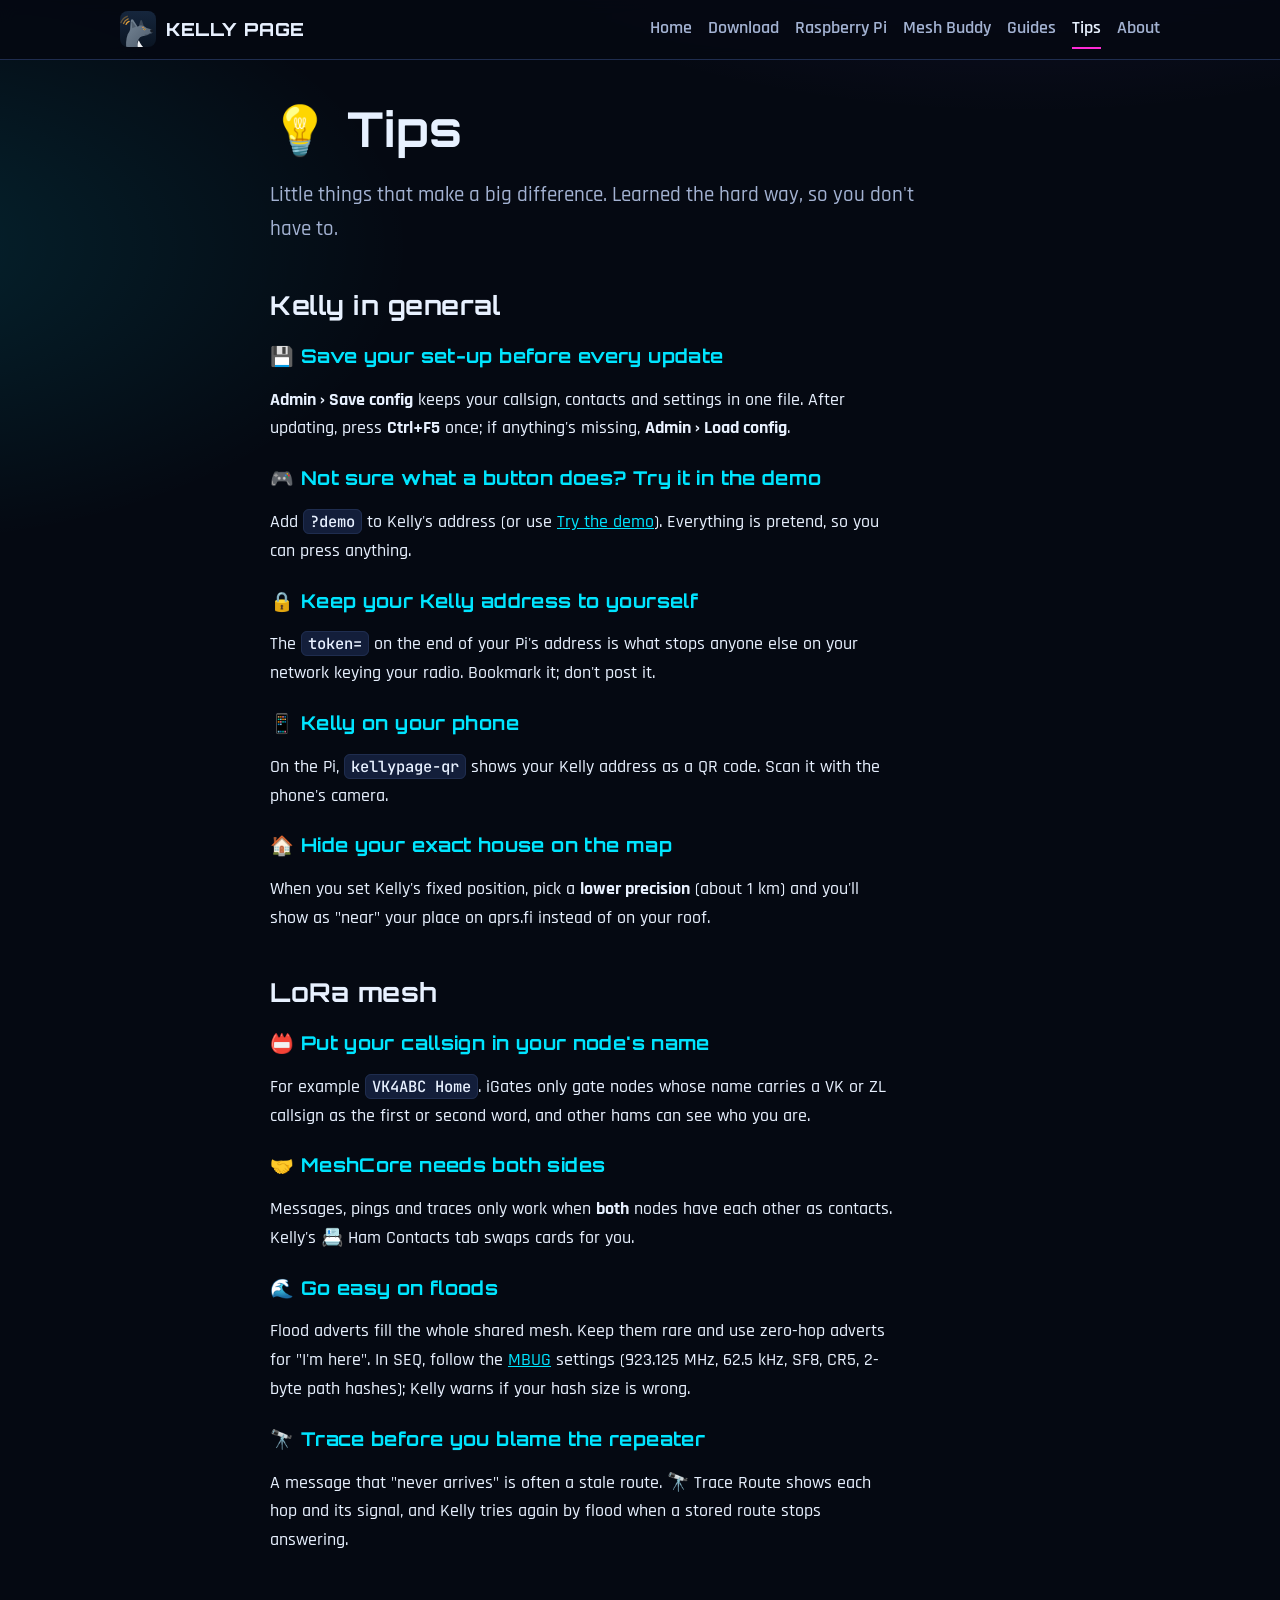
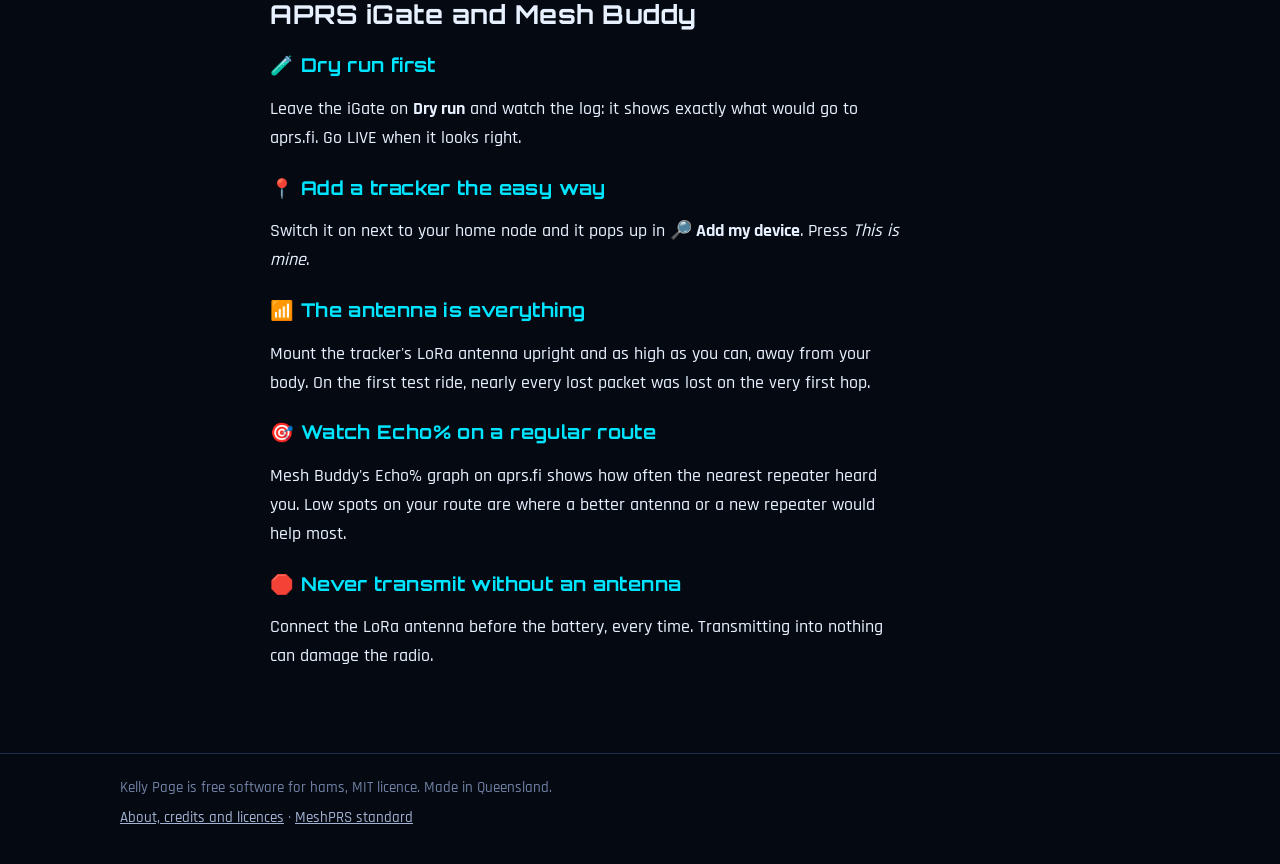
<file: tips.html>
<!doctype html>
<html lang="en-AU">
<head>
<meta charset="utf-8">
<meta name="viewport" content="width=device-width, initial-scale=1">
<title>Kelly Page tips</title>
<meta name="description" content="Handy tips for getting the most out of Kelly Page, LoRa mesh, the APRS iGate and Mesh Buddy.">
<link rel="icon" href="assets/kelly-favicon.svg" type="image/svg+xml">
<link rel="stylesheet" href="css/site.css">
</head>
<body>
<header class="top"><div class="in">
  <a class="brand" href="./"><img src="assets/kelly-mark.svg" alt="">KELLY PAGE</a>
  <nav class="nav">
    <a href="./">Home</a><a href="download.html">Download</a><a href="raspberry-pi.html">Raspberry Pi</a>
    <a href="mesh-buddy.html">Mesh Buddy</a><a href="guides.html">Guides</a><a href="tips.html" aria-current="page">Tips</a><a href="about.html">About</a>
  </nav>
</div></header>

<main class="narrow">
  <h1>💡 Tips</h1>
  <p class="lede">Little things that make a big difference. Learned the hard way, so you don't have to.</p>

  <h2>Kelly in general</h2>
  <h3>💾 Save your set-up before every update</h3>
  <p><b>Admin › Save config</b> keeps your callsign, contacts and settings in one file. After updating, press
  <b>Ctrl+F5</b> once; if anything's missing, <b>Admin › Load config</b>.</p>
  <h3>🎮 Not sure what a button does? Try it in the demo</h3>
  <p>Add <code>?demo</code> to Kelly's address (or use <a href="app/index.html?demo">Try the demo</a>). Everything is
  pretend, so you can press anything.</p>
  <h3>🔒 Keep your Kelly address to yourself</h3>
  <p>The <code>token=</code> on the end of your Pi's address is what stops anyone else on your network keying your
  radio. Bookmark it; don't post it.</p>
  <h3>📱 Kelly on your phone</h3>
  <p>On the Pi, <code>kellypage-qr</code> shows your Kelly address as a QR code. Scan it with the phone's camera.</p>
  <h3>🏠 Hide your exact house on the map</h3>
  <p>When you set Kelly's fixed position, pick a <b>lower precision</b> (about 1 km) and you'll show as "near" your
  place on aprs.fi instead of on your roof.</p>

  <h2>LoRa mesh</h2>
  <h3>📛 Put your callsign in your node's name</h3>
  <p>For example <code>VK4ABC Home</code>. iGates only gate nodes whose name carries a VK or ZL callsign as the first or
  second word, and other hams can see who you are.</p>
  <h3>🤝 MeshCore needs both sides</h3>
  <p>Messages, pings and traces only work when <b>both</b> nodes have each other as contacts. Kelly's 📇 Ham Contacts
  tab swaps cards for you.</p>
  <h3>🌊 Go easy on floods</h3>
  <p>Flood adverts fill the whole shared mesh. Keep them rare and use zero-hop adverts for "I'm here". In SEQ, follow
  the <a href="https://wiki.mbug.com.au/">MBUG</a> settings (923.125 MHz, 62.5 kHz, SF8, CR5, 2-byte path hashes);
  Kelly warns if your hash size is wrong.</p>
  <h3>🔭 Trace before you blame the repeater</h3>
  <p>A message that "never arrives" is often a stale route. 🔭 Trace Route shows each hop and its signal, and Kelly
  tries again by flood when a stored route stops answering.</p>

  <h2>APRS iGate and Mesh Buddy</h2>
  <h3>🧪 Dry run first</h3>
  <p>Leave the iGate on <b>Dry run</b> and watch the log: it shows exactly what would go to aprs.fi. Go LIVE when it
  looks right.</p>
  <h3>📍 Add a tracker the easy way</h3>
  <p>Switch it on next to your home node and it pops up in <b>🔎 Add my device</b>. Press <i>This is mine</i>.</p>
  <h3>📶 The antenna is everything</h3>
  <p>Mount the tracker's LoRa antenna upright and as high as you can, away from your body. On the first test ride,
  nearly every lost packet was lost on the very first hop.</p>
  <h3>🎯 Watch Echo% on a regular route</h3>
  <p>Mesh Buddy's Echo% graph on aprs.fi shows how often the nearest repeater heard you. Low spots on your route are
  where a better antenna or a new repeater would help most.</p>
  <h3>🛑 Never transmit without an antenna</h3>
  <p>Connect the LoRa antenna before the battery, every time. Transmitting into nothing can damage the radio.</p>
</main>

<footer><div class="in">
  <div>Kelly Page is free software for hams, MIT licence. Made in Queensland.</div>
  <div><a href="about.html">About, credits and licences</a> · <a href="https://cargobike21.github.io/MeshPRS/">MeshPRS standard</a></div>
</div></footer>
</body>
</html>
</file>
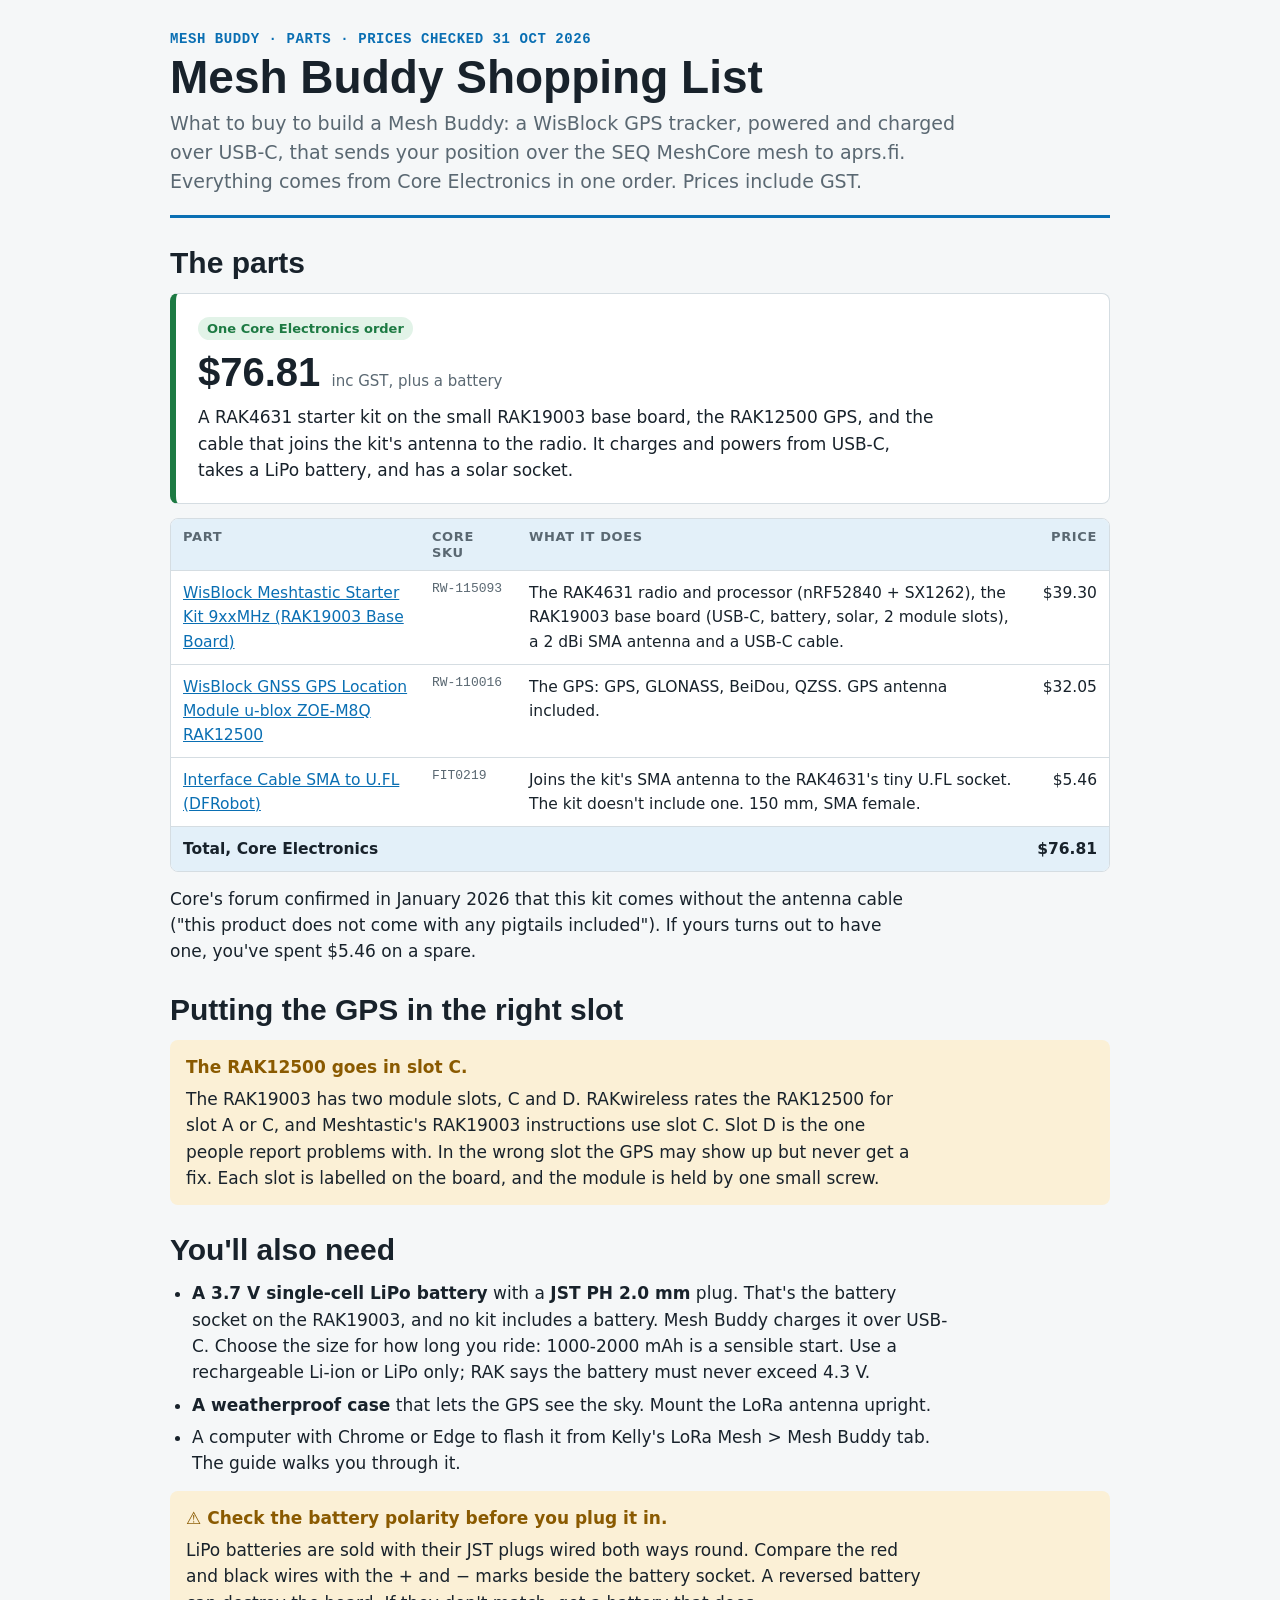
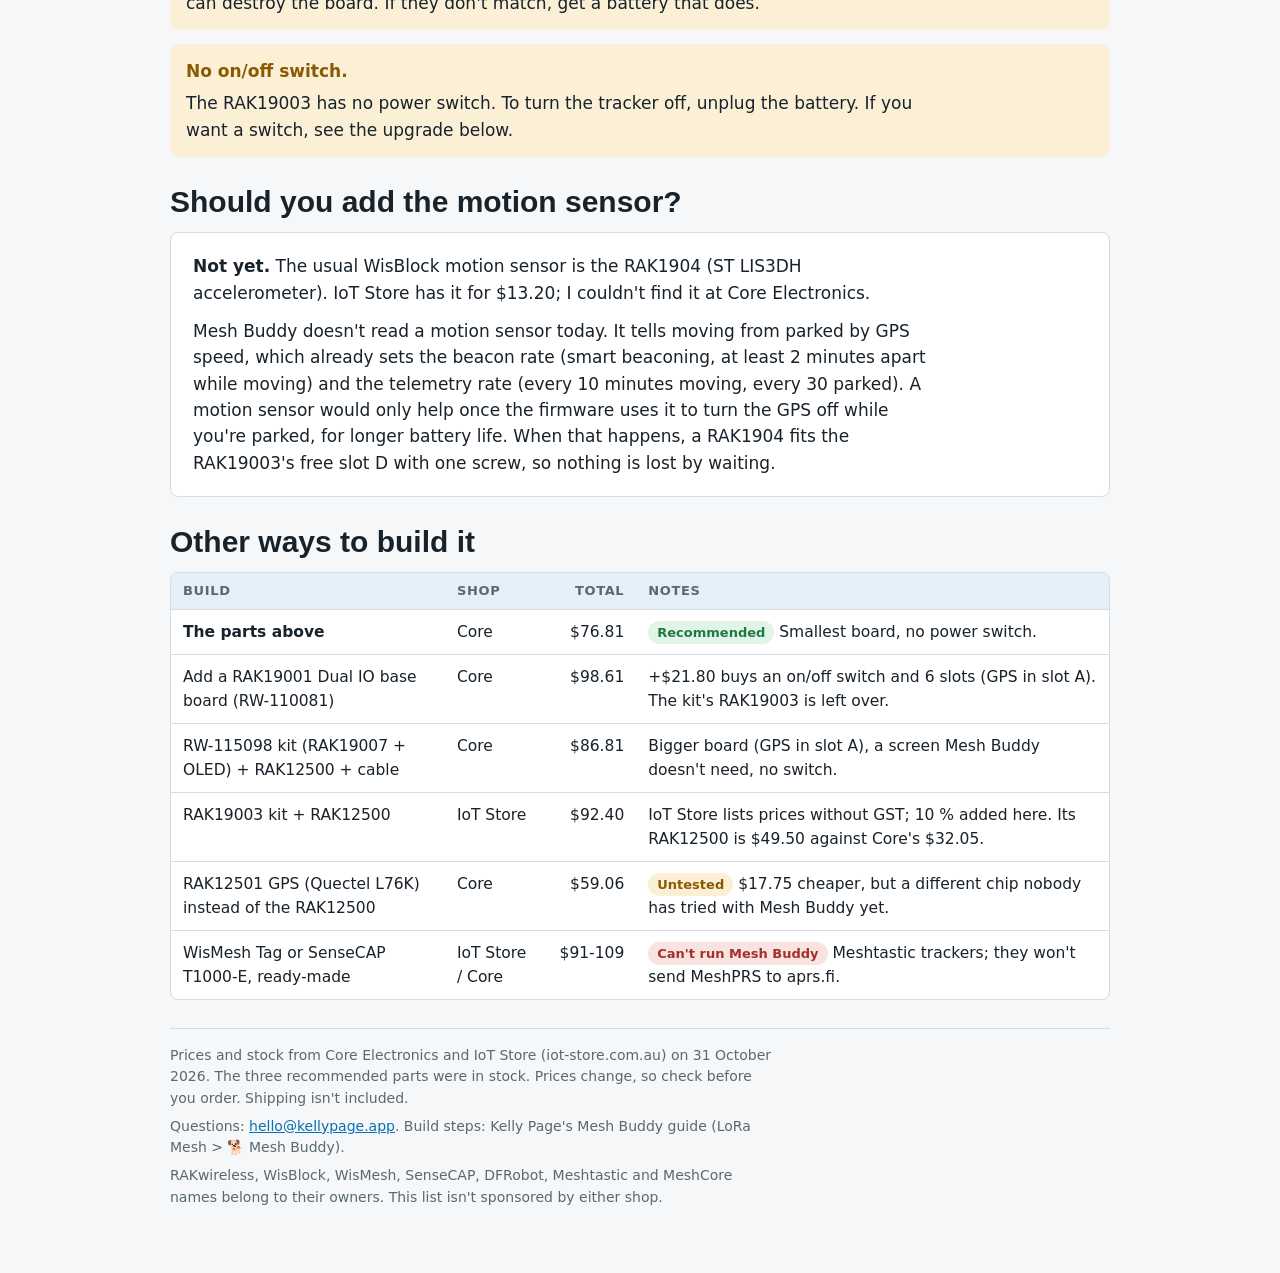
<file: guides/mesh-buddy-shopping-list.html>
<!DOCTYPE html>
<html lang="en-AU">
<head>
<meta charset="utf-8">
<meta name="viewport" content="width=device-width, initial-scale=1">
<title>Mesh Buddy Shopping List</title>
<link rel="icon" href="../assets/kelly-favicon.svg" type="image/svg+xml">
<style>
:root {
  /* A field-day parts sheet: printed-look tables, WisBlock-blue accent, one column, summary first. */
  --bg: #f5f7f8;
  --paper: #ffffff;
  --ink: #18222b;
  --muted: #5a6872;
  --rule: #d5dde2;
  --accent: #0a6fb3;
  --accent-soft: #e3f0f9;
  --good: #1d7a43; --good-bg: #e2f3e8;
  --warn: #8a5a00; --warn-bg: #fbf0d6;
  --bad: #a3312b; --bad-bg: #f8e3e1;
  --display: "Barlow Condensed", "Arial Narrow", sans-serif;
  --body: "Source Sans 3", "Segoe UI", system-ui, sans-serif;
  --mono: "JetBrains Mono", Consolas, monospace;
  color-scheme: light;
}
@media (prefers-color-scheme: dark) {
  :root:not([data-theme="light"]) {
    --bg: #11171c; --paper: #182128; --ink: #e4eaee; --muted: #9aa8b2; --rule: #2c3a44;
    --accent: #5fb2ec; --accent-soft: #1b3346;
    --good: #6fd197; --good-bg: #183324; --warn: #f0c46a; --warn-bg: #3a2e14; --bad: #f08a82; --bad-bg: #3c1f1d;
    color-scheme: dark;
  }
}
:root[data-theme="dark"] {
  --bg: #11171c; --paper: #182128; --ink: #e4eaee; --muted: #9aa8b2; --rule: #2c3a44;
  --accent: #5fb2ec; --accent-soft: #1b3346;
  --good: #6fd197; --good-bg: #183324; --warn: #f0c46a; --warn-bg: #3a2e14; --bad: #f08a82; --bad-bg: #3c1f1d;
  color-scheme: dark;
}
* { box-sizing: border-box; }
html { background: var(--bg); }
body { margin: 0; background: var(--bg); color: var(--ink); font: 17px/1.55 var(--body); }
main { max-width: 980px; margin: 0 auto; padding: 32px 20px 64px; display: grid; gap: 28px; }
header { display: grid; gap: 6px; border-bottom: 3px solid var(--accent); padding-bottom: 18px; }
.eyebrow { font: 600 14px/1 var(--mono); color: var(--accent); letter-spacing: .04em; }
h1, h2, h3 { font-family: var(--display); font-weight: 700; line-height: 1.1; text-wrap: balance; margin: 0; }
h1 { font-size: 46px; }
h2 { font-size: 30px; }
h3 { font-size: 22px; }
p { margin: 0; max-width: 68ch; }
.lede { font-size: 19px; color: var(--muted); }
section { display: grid; gap: 14px; }
.card { background: var(--paper); border: 1px solid var(--rule); border-radius: 8px; padding: 20px 22px; display: grid; gap: 12px; }
.pick { border-left: 6px solid var(--good); }
.tag { display: inline-block; font: 600 13px/1 var(--body); padding: 5px 9px; border-radius: 99px; white-space: nowrap; }
.t-good { background: var(--good-bg); color: var(--good); }
.t-warn { background: var(--warn-bg); color: var(--warn); }
.t-bad { background: var(--bad-bg); color: var(--bad); }
.total { font: 700 40px/1 var(--display); font-variant-numeric: tabular-nums; }
.total small { font: 400 15px var(--body); color: var(--muted); }
.wrap { overflow-x: auto; border: 1px solid var(--rule); border-radius: 8px; background: var(--paper); }
table { border-collapse: collapse; width: 100%; font-size: 15.5px; }
th, td { text-align: left; padding: 10px 12px; border-bottom: 1px solid var(--rule); vertical-align: top; }
th { font: 600 13px/1.2 var(--body); text-transform: uppercase; letter-spacing: .05em; color: var(--muted); background: var(--accent-soft); }
tr:last-child td { border-bottom: 0; }
td.n, th.n { text-align: right; font-variant-numeric: tabular-nums; white-space: nowrap; }
tr.sum td { font-weight: 700; background: var(--accent-soft); }
.sku { font: 500 13px var(--mono); color: var(--muted); white-space: nowrap; }
ol, ul { margin: 0; padding-left: 22px; display: grid; gap: 6px; max-width: 72ch; }
a { color: var(--accent); }
a:focus-visible { outline: 2px solid var(--accent); outline-offset: 2px; }
.note { background: var(--warn-bg); color: var(--ink); border-radius: 8px; padding: 14px 16px; display: grid; gap: 6px; }
.note strong { color: var(--warn); }
footer { color: var(--muted); font-size: 14px; display: grid; gap: 6px; border-top: 1px solid var(--rule); padding-top: 16px; }
@media (max-width: 480px) { h1 { font-size: 36px; } .total { font-size: 34px; } }
</style>
</head>
<body>
<main>

<header>
  <div class="eyebrow">MESH BUDDY · PARTS · PRICES CHECKED 31 OCT 2026</div>
  <h1>Mesh Buddy Shopping List</h1>
  <p class="lede">What to buy to build a Mesh Buddy: a WisBlock GPS tracker, powered and charged over USB-C, that sends
  your position over the SEQ MeshCore mesh to aprs.fi. Everything comes from Core Electronics in one order. Prices
  include GST.</p>
</header>

<section>
  <h2>The parts</h2>
  <div class="card pick">
    <div><span class="tag t-good">One Core Electronics order</span></div>
    <div class="total">$76.81 <small>inc GST, plus a battery</small></div>
    <p>A RAK4631 starter kit on the small RAK19003 base board, the RAK12500 GPS, and the cable that joins the kit's
    antenna to the radio. It charges and powers from USB-C, takes a LiPo battery, and has a solar socket.</p>
  </div>
  <div class="wrap"><table>
    <thead><tr><th>Part</th><th>Core SKU</th><th>What it does</th><th class="n">Price</th></tr></thead>
    <tbody>
      <tr><td><a href="https://core-electronics.com.au/meshtastic-starter-kit-rak4631-wisblock-lora-antenna-offgrid-mesh-network-a.html">WisBlock Meshtastic Starter Kit 9xxMHz (RAK19003 Base Board)</a></td><td class="sku">RW-115093</td><td>The RAK4631 radio and processor (nRF52840 + SX1262), the RAK19003 base board (USB-C, battery, solar, 2 module slots), a 2 dBi SMA antenna and a USB-C cable.</td><td class="n">$39.30</td></tr>
      <tr><td><a href="https://core-electronics.com.au/rak12500-wisblock-gps-location-module-ublox-zoe-m8q.html">WisBlock GNSS GPS Location Module u-blox ZOE-M8Q RAK12500</a></td><td class="sku">RW-110016</td><td>The GPS: GPS, GLONASS, BeiDou, QZSS. GPS antenna included.</td><td class="n">$32.05</td></tr>
      <tr><td><a href="https://core-electronics.com.au/interface-cable-sma-to-u-fl.html">Interface Cable SMA to U.FL (DFRobot)</a></td><td class="sku">FIT0219</td><td>Joins the kit's SMA antenna to the RAK4631's tiny U.FL socket. The kit doesn't include one. 150 mm, SMA female.</td><td class="n">$5.46</td></tr>
      <tr class="sum"><td colspan="3">Total, Core Electronics</td><td class="n">$76.81</td></tr>
    </tbody>
  </table></div>
  <p>Core's forum confirmed in January 2026 that this kit comes without the antenna cable ("this product does not come
  with any pigtails included"). If yours turns out to have one, you've spent $5.46 on a spare.</p>
</section>

<section>
  <h2>Putting the GPS in the right slot</h2>
  <div class="note">
    <strong>The RAK12500 goes in slot C.</strong>
    <p>The RAK19003 has two module slots, C and D. RAKwireless rates the RAK12500 for slot A or C, and Meshtastic's
    RAK19003 instructions use slot C. Slot D is the one people report problems with. In the wrong slot the GPS may
    show up but never get a fix. Each slot is labelled on the board, and the module is held by one small screw.</p>
  </div>
</section>

<section>
  <h2>You'll also need</h2>
  <ul>
    <li><b>A 3.7 V single-cell LiPo battery</b> with a <b>JST PH 2.0 mm</b> plug. That's the battery socket on the
    RAK19003, and no kit includes a battery. Mesh Buddy charges it over USB-C. Choose the size for how long you
    ride: 1000-2000 mAh is a sensible start. Use a rechargeable Li-ion or LiPo only; RAK says the battery must never
    exceed 4.3 V.</li>

    <li><b>A weatherproof case</b> that lets the GPS see the sky. Mount the LoRa antenna upright.</li>
    <li>A computer with Chrome or Edge to flash it from Kelly's LoRa Mesh &gt; Mesh Buddy tab. The guide walks you
    through it.</li>
  </ul>
  <div class="note">
    <strong>⚠️ Check the battery polarity before you plug it in.</strong>
    <p>LiPo batteries are sold with their JST plugs wired both ways round. Compare the red and black wires with the
    + and − marks beside the battery socket. A reversed battery can destroy the board. If they don't match, get a
    battery that does.</p>
  </div>
  <div class="note">
    <strong>No on/off switch.</strong>
    <p>The RAK19003 has no power switch. To turn the tracker off, unplug the battery. If you want a switch, see the
    upgrade below.</p>
  </div>
</section>

<section>
  <h2>Should you add the motion sensor?</h2>
  <div class="card">
    <p><b>Not yet.</b> The usual WisBlock motion sensor is the RAK1904 (ST LIS3DH accelerometer). IoT Store has it for
    $13.20; I couldn't find it at Core Electronics.</p>
    <p>Mesh Buddy doesn't read a motion sensor today. It tells moving from parked by GPS speed, which already sets
    the beacon rate (smart beaconing, at least 2 minutes apart while moving) and the telemetry rate (every 10 minutes
    moving, every 30 parked). A motion sensor would only help once the firmware uses it to turn the GPS off while
    you're parked, for longer battery life. When that happens, a RAK1904 fits the RAK19003's free slot D with one
    screw, so nothing is lost by waiting.</p>
  </div>
</section>

<section>
  <h2>Other ways to build it</h2>
  <div class="wrap"><table>
    <thead><tr><th>Build</th><th>Shop</th><th class="n">Total</th><th>Notes</th></tr></thead>
    <tbody>
      <tr><td><b>The parts above</b></td><td>Core</td><td class="n">$76.81</td><td><span class="tag t-good">Recommended</span> Smallest board, no power switch.</td></tr>
      <tr><td>Add a RAK19001 Dual IO base board (RW-110081)</td><td>Core</td><td class="n">$98.61</td><td>+$21.80 buys an on/off switch and 6 slots (GPS in slot A). The kit's RAK19003 is left over.</td></tr>
      <tr><td>RW-115098 kit (RAK19007 + OLED) + RAK12500 + cable</td><td>Core</td><td class="n">$86.81</td><td>Bigger board (GPS in slot A), a screen Mesh Buddy doesn't need, no switch.</td></tr>
      <tr><td>RAK19003 kit + RAK12500</td><td>IoT Store</td><td class="n">$92.40</td><td>IoT Store lists prices without GST; 10 % added here. Its RAK12500 is $49.50 against Core's $32.05.</td></tr>
      <tr><td>RAK12501 GPS (Quectel L76K) instead of the RAK12500</td><td>Core</td><td class="n">$59.06</td><td><span class="tag t-warn">Untested</span> $17.75 cheaper, but a different chip nobody has tried with Mesh Buddy yet.</td></tr>
      <tr><td>WisMesh Tag or SenseCAP T1000-E, ready-made</td><td>IoT Store / Core</td><td class="n">$91-109</td><td><span class="tag t-bad">Can't run Mesh Buddy</span> Meshtastic trackers; they won't send MeshPRS to aprs.fi.</td></tr>
    </tbody>
  </table></div>
</section>

<footer>
  <p>Prices and stock from Core Electronics and IoT Store (iot-store.com.au) on 31 October 2026. The three
  recommended parts were in stock. Prices change, so check before you order. Shipping isn't included.</p>
  <p>Questions: <a href="mailto:hello@kellypage.app">hello@kellypage.app</a>. Build steps: Kelly Page's Mesh Buddy guide (LoRa Mesh &gt; 🐕 Mesh Buddy).</p>
  <p>RAKwireless, WisBlock, WisMesh, SenseCAP, DFRobot, Meshtastic and MeshCore names belong to their owners. This list
  isn't sponsored by either shop.</p>
</footer>

</main>
</body>
</html>
</file>
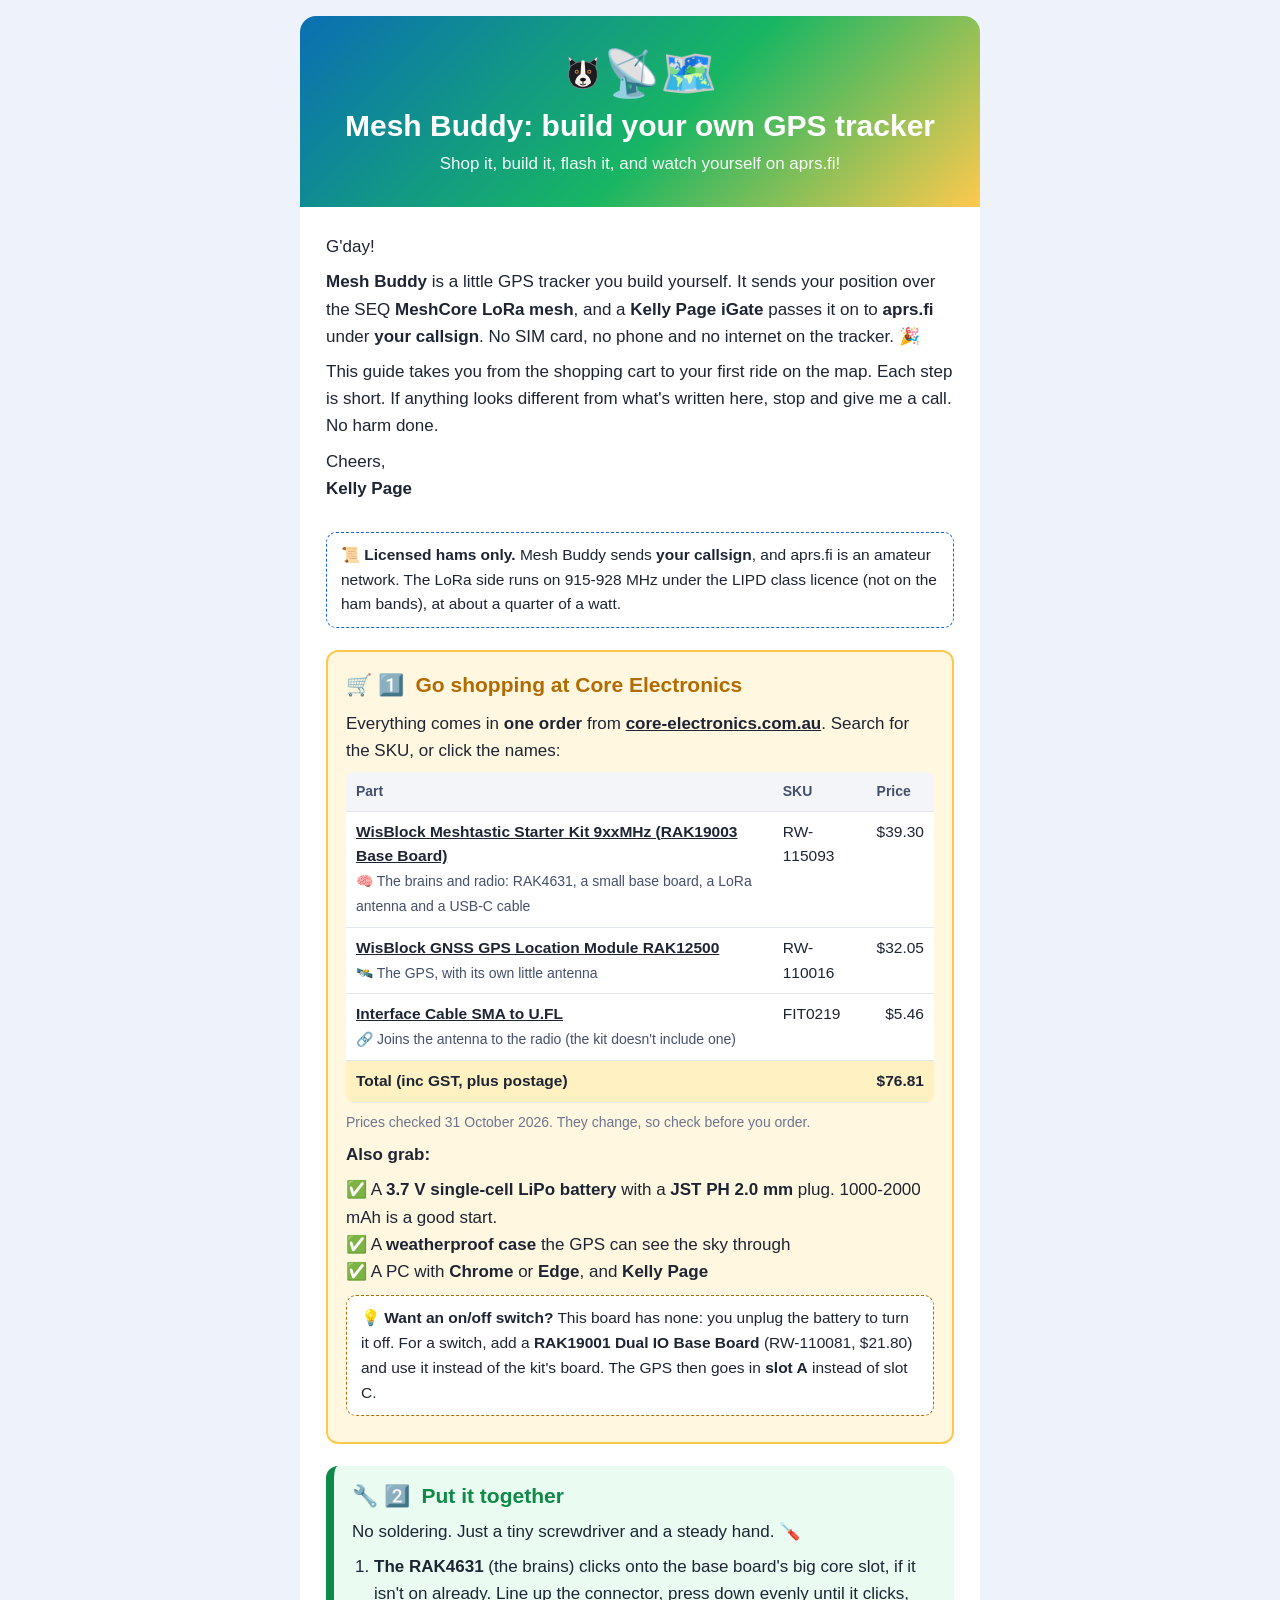
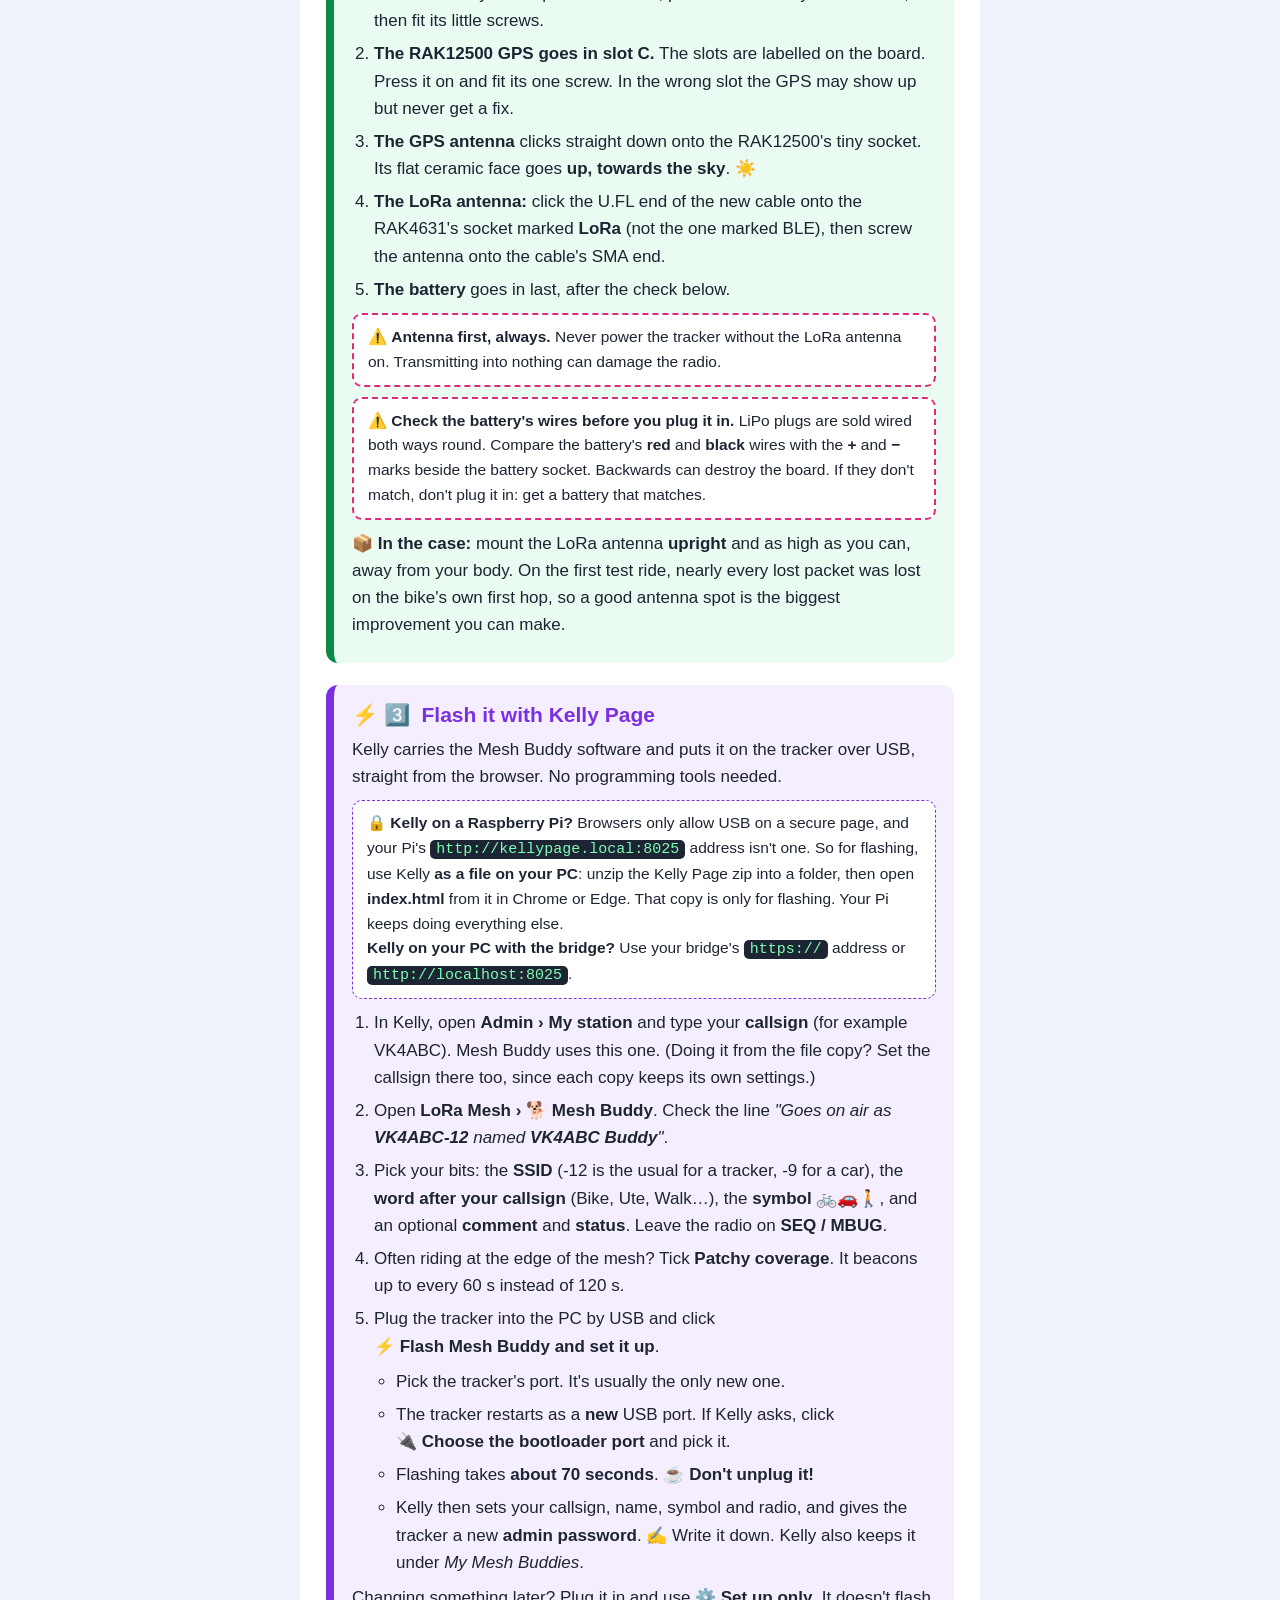
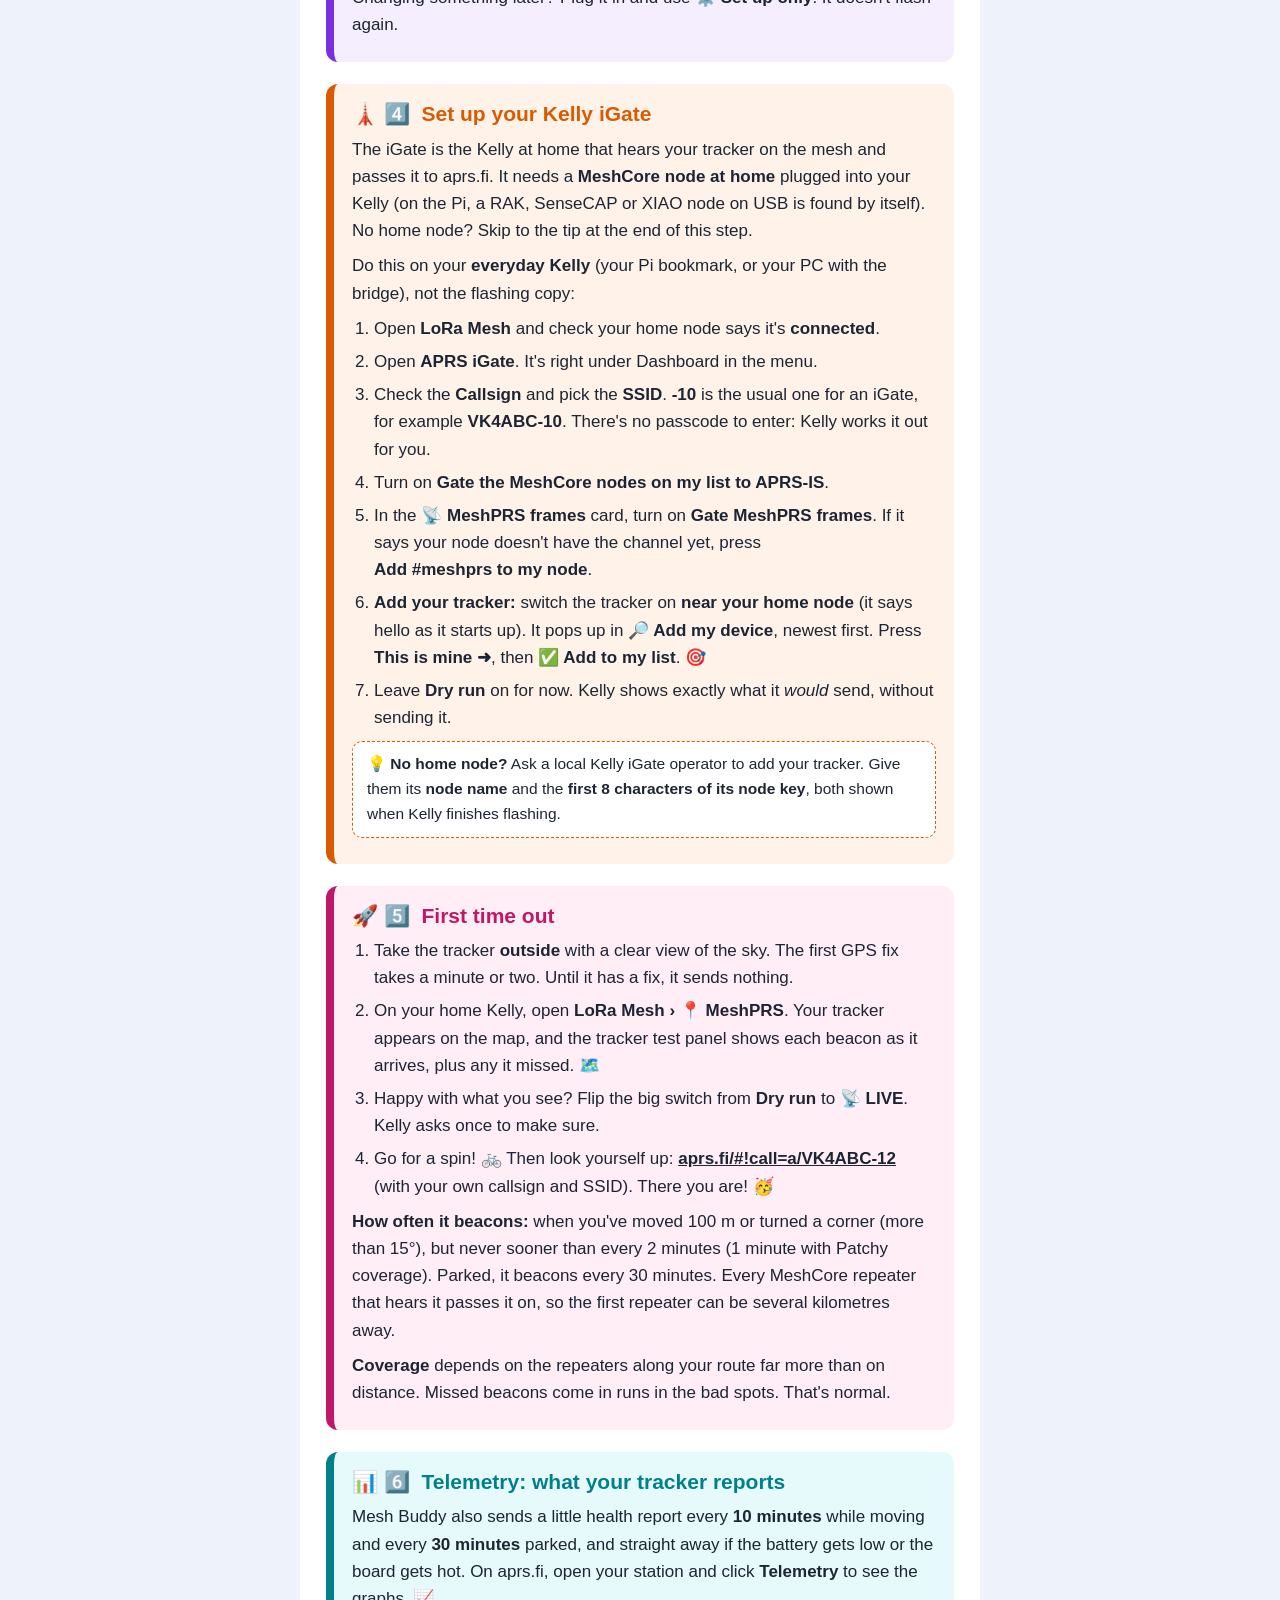
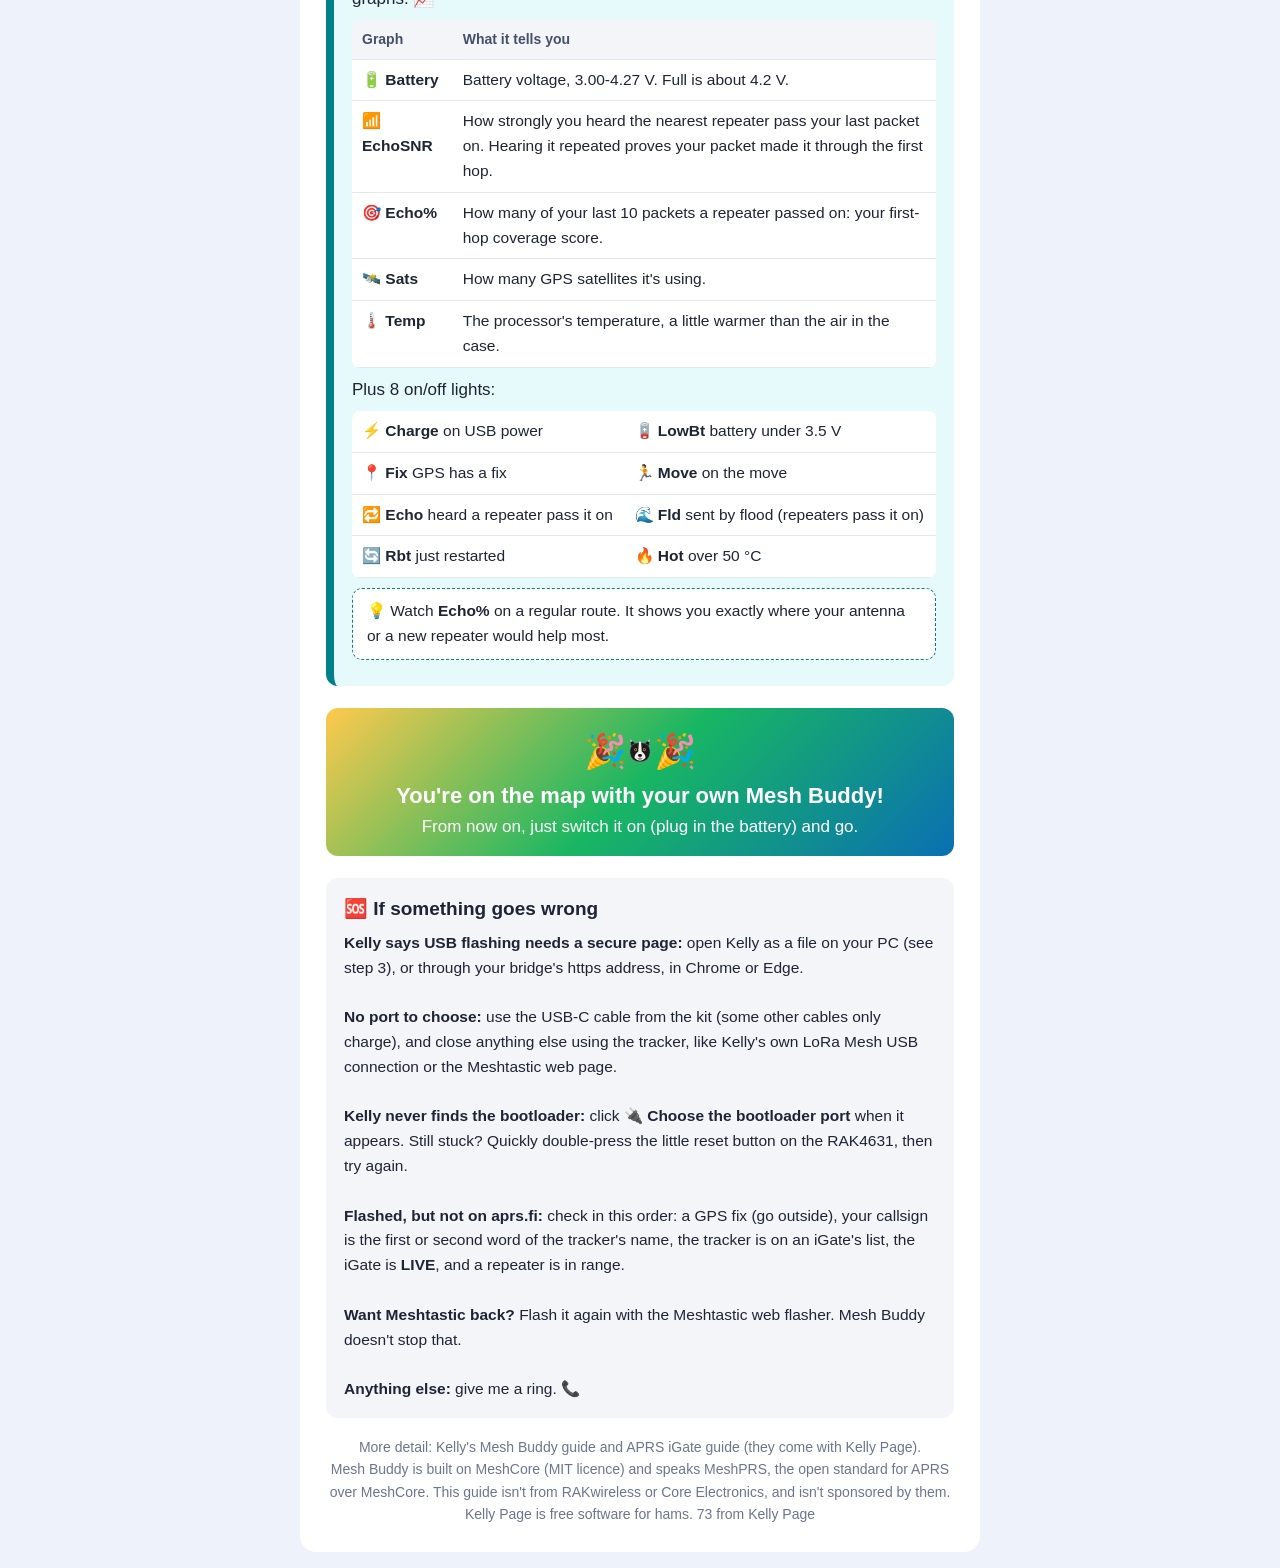
<file: guides/mesh-buddy-starter.html>
<!doctype html>
<html lang="en-AU">
<head>
<meta charset="utf-8">
<meta name="viewport" content="width=device-width, initial-scale=1">
<title>Mesh Buddy: build your own GPS tracker</title>
<link rel="icon" href="../assets/kelly-favicon.svg" type="image/svg+xml">
<style>
  img.collie { height: 0.85em; width: auto; vertical-align: -0.08em; }
  * { box-sizing: border-box; }
  body { margin: 0; background: #eef3fb; font: 17px/1.6 "Segoe UI", Arial, Helvetica, sans-serif; color: #1d2433; }
  .page { max-width: 680px; margin: 16px auto; background: #fff; border-radius: 16px; overflow: hidden; }
  .hero { background: linear-gradient(135deg, #0a6fb3 0%, #18b663 55%, #ffc94d 100%); color: #fff; text-align: center; padding: 34px 26px 30px; }
  .hero .em { font-size: 46px; line-height: 1; }
  .hero h1 { font-size: 30px; font-weight: 800; margin: 12px 0 6px; line-height: 1.2; }
  .hero p { margin: 0; font-size: 17px; opacity: .95; }
  .sec { padding: 18px 26px 4px; }
  .box { border-radius: 12px; padding: 16px 18px; }
  .step { border-left: 8px solid var(--c); background: var(--bg); }
  .step h2 { font-size: 21px; font-weight: 800; color: var(--c); margin: 0 0 8px; line-height: 1.3; }
  .blue   { --c: #1565d8; --bg: #eef6ff; }
  .purple { --c: #7a2fe0; --bg: #f5eeff; }
  .green  { --c: #0e8a48; --bg: #eafbf2; }
  .orange { --c: #d95a00; --bg: #fff2e8; }
  .pink   { --c: #c01866; --bg: #ffeef6; }
  .teal   { --c: #00808b; --bg: #e6fafb; }
  .shop { background: #fff7e0; border: 2px solid #ffc94d; }
  .shop h2 { color: #b36b00; font-size: 21px; margin: 0 0 8px; }
  p { margin: 8px 0; }
  ol, ul { margin: 8px 0 0; padding-left: 22px; }
  li { margin-bottom: 6px; }
  a { color: inherit; font-weight: 700; }
  table { border-collapse: collapse; width: 100%; font-size: 15.5px; background: #fff; border-radius: 8px; overflow: hidden; }
  th, td { text-align: left; padding: 8px 10px; border-bottom: 1px solid #e3e8f0; vertical-align: top; }
  th { background: #f3f5f9; font-size: 14px; color: #44506a; }
  td.n { text-align: right; white-space: nowrap; font-variant-numeric: tabular-nums; }
  tr.sum td { font-weight: 800; background: #fff1c2; }
  .warn { background: #fff; border: 2px dashed #e0297a; border-radius: 10px; padding: 10px 14px; margin: 10px 0; font-size: 15.5px; }
  .tip { background: #fff; border: 1px dashed var(--c, #2b8cff); border-radius: 10px; padding: 10px 14px; margin: 10px 0; font-size: 15.5px; }
  .ui { font-weight: 700; white-space: nowrap; }
  code { font-family: Consolas, "Courier New", monospace; background: #1d2433; color: #7dffb3; padding: 1px 6px; border-radius: 5px; font-size: 15px; }
  .done { background: linear-gradient(135deg, #ffc94d 0%, #18b663 50%, #0a6fb3 100%); color: #fff; text-align: center; font-size: 17px; }
  .done .em { font-size: 34px; }
  .help { background: #f3f5f9; font-size: 15.5px; }
  .help h2 { font-size: 19px; margin: 0 0 6px; }
  .foot { padding: 14px 26px 26px; font-size: 14px; color: #6b7590; text-align: center; }
  @media print { body { background: #fff; } .page { margin: 0; max-width: none; } .sec { break-inside: avoid; } }
</style>
</head>
<body>
<div class="page">

<div class="hero">
  <div class="em"><img class="collie" src="../assets/mesh-buddy-collie.svg" alt="Mesh Buddy, a border collie">📡🗺️</div>
  <h1>Mesh Buddy: build your own GPS tracker</h1>
  <p>Shop it, build it, flash it, and watch yourself on aprs.fi!</p>
</div>

<div class="sec">
  <p>G'day!</p>
  <p><b>Mesh Buddy</b> is a little GPS tracker you build yourself. It sends your position over the SEQ
  <b>MeshCore LoRa mesh</b>, and a <b>Kelly Page iGate</b> passes it on to <b>aprs.fi</b> under <b>your callsign</b>.
  No SIM card, no phone and no internet on the tracker. 🎉</p>
  <p>This guide takes you from the shopping cart to your first ride on the map. Each step is short. If anything looks
  different from what's written here, stop and give me a call. No harm done.</p>
  <p>Cheers,<br><b>Kelly Page</b></p>
</div>

<div class="sec">
  <div class="box tip blue" style="margin:0">
    <b>📜 Licensed hams only.</b> Mesh Buddy sends <b>your callsign</b>, and aprs.fi is an amateur network. The LoRa
    side runs on 915-928 MHz under the LIPD class licence (not on the ham bands), at about a quarter of a watt.
  </div>
</div>

<!-- SHOP -->
<div class="sec">
  <div class="box shop">
    <h2>🛒 1️⃣ &nbsp;Go shopping at Core Electronics</h2>
    <p>Everything comes in <b>one order</b> from <a href="https://core-electronics.com.au">core-electronics.com.au</a>.
    Search for the SKU, or click the names:</p>
    <table>
      <tr><th>Part</th><th>SKU</th><th class="n">Price</th></tr>
      <tr><td><a href="https://core-electronics.com.au/meshtastic-starter-kit-rak4631-wisblock-lora-antenna-offgrid-mesh-network-a.html">WisBlock Meshtastic Starter Kit 9xxMHz (RAK19003 Base Board)</a><br><span style="font-size:14px;color:#44506a">🧠 The brains and radio: RAK4631, a small base board, a LoRa antenna and a USB-C cable</span></td><td>RW-115093</td><td class="n">$39.30</td></tr>
      <tr><td><a href="https://core-electronics.com.au/rak12500-wisblock-gps-location-module-ublox-zoe-m8q.html">WisBlock GNSS GPS Location Module RAK12500</a><br><span style="font-size:14px;color:#44506a">🛰️ The GPS, with its own little antenna</span></td><td>RW-110016</td><td class="n">$32.05</td></tr>
      <tr><td><a href="https://core-electronics.com.au/interface-cable-sma-to-u-fl.html">Interface Cable SMA to U.FL</a><br><span style="font-size:14px;color:#44506a">🔗 Joins the antenna to the radio (the kit doesn't include one)</span></td><td>FIT0219</td><td class="n">$5.46</td></tr>
      <tr class="sum"><td colspan="2">Total (inc GST, plus postage)</td><td class="n">$76.81</td></tr>
    </table>
    <p style="font-size:14px;color:#6b7590">Prices checked 31 October 2026. They change, so check before you order.</p>
    <p><b>Also grab:</b></p>
    ✅ A <b>3.7 V single-cell LiPo battery</b> with a <b>JST PH 2.0 mm</b> plug. 1000-2000 mAh is a good start.<br>
    ✅ A <b>weatherproof case</b> the GPS can see the sky through<br>
    ✅ A PC with <b>Chrome</b> or <b>Edge</b>, and <b>Kelly Page</b>
    <div class="tip" style="--c:#b36b00">💡 <b>Want an on/off switch?</b> This board has none: you unplug the battery to turn it
    off. For a switch, add a <b>RAK19001 Dual IO Base Board</b> (RW-110081, $21.80) and use it instead of the kit's
    board. The GPS then goes in <b>slot A</b> instead of slot C.</div>
  </div>
</div>

<!-- BUILD -->
<div class="sec">
  <div class="box step green">
    <h2>🔧 2️⃣ &nbsp;Put it together</h2>
    <p>No soldering. Just a tiny screwdriver and a steady hand. 🪛</p>
    <ol>
      <li><b>The RAK4631</b> (the brains) clicks onto the base board's big core slot, if it isn't on already. Line up the
        connector, press down evenly until it clicks, then fit its little screws.</li>
      <li><b>The RAK12500 GPS goes in slot C.</b> The slots are labelled on the board. Press it on and fit its one screw.
        In the wrong slot the GPS may show up but never get a fix.</li>
      <li><b>The GPS antenna</b> clicks straight down onto the RAK12500's tiny socket. Its flat ceramic face goes
        <b>up, towards the sky</b>. ☀️</li>
      <li><b>The LoRa antenna:</b> click the U.FL end of the new cable onto the RAK4631's socket marked <b>LoRa</b> (not
        the one marked BLE), then screw the antenna onto the cable's SMA end.</li>
      <li><b>The battery</b> goes in last, after the check below.</li>
    </ol>
    <div class="warn">⚠️ <b>Antenna first, always.</b> Never power the tracker without the LoRa antenna on.
    Transmitting into nothing can damage the radio.</div>
    <div class="warn">⚠️ <b>Check the battery's wires before you plug it in.</b> LiPo plugs are sold wired both ways round.
    Compare the battery's <b>red</b> and <b>black</b> wires with the <b>+</b> and <b>−</b> marks beside the battery
    socket. Backwards can destroy the board. If they don't match, don't plug it in: get a battery that matches.</div>
    <p>📦 <b>In the case:</b> mount the LoRa antenna <b>upright</b> and as high as you can, away from your body. On the
    first test ride, nearly every lost packet was lost on the bike's own first hop, so a good antenna spot is the
    biggest improvement you can make.</p>
  </div>
</div>

<!-- FLASH -->
<div class="sec">
  <div class="box step purple">
    <h2>⚡ 3️⃣ &nbsp;Flash it with Kelly Page</h2>
    <p>Kelly carries the Mesh Buddy software and puts it on the tracker over USB, straight from the browser. No
    programming tools needed.</p>
    <div class="tip" style="--c:#7a2fe0">🔒 <b>Kelly on a Raspberry Pi?</b> Browsers only allow USB on a secure page,
    and your Pi's <code>http://kellypage.local:8025</code> address isn't one. So for flashing, use Kelly <b>as a file on
    your PC</b>: unzip the Kelly Page zip into a folder, then open <b>index.html</b> from it in Chrome or Edge. That copy
    is only for flashing. Your Pi keeps doing everything else.<br>
    <b>Kelly on your PC with the bridge?</b> Use your bridge's <code>https://</code> address or
    <code>http://localhost:8025</code>.</div>
    <ol>
      <li>In Kelly, open <span class="ui">Admin › My station</span> and type your <b>callsign</b> (for example VK4ABC).
        Mesh Buddy uses this one. (Doing it from the file copy? Set the callsign there too, since each copy keeps its
        own settings.)</li>
      <li>Open <span class="ui">LoRa Mesh › 🐕 Mesh Buddy</span>. Check the line <i>"Goes on air as <b>VK4ABC-12</b>
        named <b>VK4ABC Buddy</b>"</i>.</li>
      <li>Pick your bits: the <b>SSID</b> (-12 is the usual for a tracker, -9 for a car), the <b>word after your
        callsign</b> (Bike, Ute, Walk…), the <b>symbol</b> 🚲🚗🚶, and an optional <b>comment</b> and <b>status</b>.
        Leave the radio on <b>SEQ / MBUG</b>.</li>
      <li>Often riding at the edge of the mesh? Tick <span class="ui">Patchy coverage</span>. It beacons up to every 60 s
        instead of 120 s.</li>
      <li>Plug the tracker into the PC by USB and click <span class="ui">⚡ Flash Mesh Buddy and set it up</span>.
        <ul>
          <li>Pick the tracker's port. It's usually the only new one.</li>
          <li>The tracker restarts as a <b>new</b> USB port. If Kelly asks, click
            <span class="ui">🔌 Choose the bootloader port</span> and pick it.</li>
          <li>Flashing takes <b>about 70 seconds</b>. ☕ <b>Don't unplug it!</b></li>
          <li>Kelly then sets your callsign, name, symbol and radio, and gives the tracker a new <b>admin
            password</b>. ✍️ Write it down. Kelly also keeps it under <i>My Mesh Buddies</i>.</li>
        </ul></li>
    </ol>
    <p>Changing something later? Plug it in and use <span class="ui">⚙️ Set up only</span>. It doesn't flash again.</p>
  </div>
</div>

<!-- IGATE -->
<div class="sec">
  <div class="box step orange">
    <h2>🗼 4️⃣ &nbsp;Set up your Kelly iGate</h2>
    <p>The iGate is the Kelly at home that hears your tracker on the mesh and passes it to aprs.fi. It needs a
    <b>MeshCore node at home</b> plugged into your Kelly (on the Pi, a RAK, SenseCAP or XIAO node on USB is found by
    itself). No home node? Skip to the tip at the end of this step.</p>
    <p>Do this on your <b>everyday Kelly</b> (your Pi bookmark, or your PC with the bridge), not the flashing copy:</p>
    <ol>
      <li>Open <span class="ui">LoRa Mesh</span> and check your home node says it's <b>connected</b>.</li>
      <li>Open <span class="ui">APRS iGate</span>. It's right under Dashboard in the menu.</li>
      <li>Check the <b>Callsign</b> and pick the <b>SSID</b>. <b>-10</b> is the usual one for an iGate, for example
        <b>VK4ABC-10</b>. There's no passcode to enter: Kelly works it out for you.</li>
      <li>Turn on <span class="ui">Gate the MeshCore nodes on my list to APRS-IS</span>.</li>
      <li>In the <span class="ui">📡 MeshPRS frames</span> card, turn on <span class="ui">Gate MeshPRS frames</span>. If it
        says your node doesn't have the channel yet, press <span class="ui">Add #meshprs to my node</span>.</li>
      <li><b>Add your tracker:</b> switch the tracker on <b>near your home node</b> (it says hello as it starts up). It
        pops up in <span class="ui">🔎 Add my device</span>, newest first. Press <span class="ui">This is mine ➜</span>,
        then <span class="ui">✅ Add to my list</span>. 🎯</li>
      <li>Leave <b>Dry run</b> on for now. Kelly shows exactly what it <i>would</i> send, without sending it.</li>
    </ol>
    <div class="tip" style="--c:#d95a00">💡 <b>No home node?</b> Ask a local Kelly iGate operator to add your tracker. Give
    them its <b>node name</b> and the <b>first 8 characters of its node key</b>, both shown when Kelly finishes flashing.</div>
  </div>
</div>

<!-- FIRST RIDE -->
<div class="sec">
  <div class="box step pink">
    <h2>🚀 5️⃣ &nbsp;First time out</h2>
    <ol>
      <li>Take the tracker <b>outside</b> with a clear view of the sky. The first GPS fix takes a minute or two. Until
        it has a fix, it sends nothing.</li>
      <li>On your home Kelly, open <span class="ui">LoRa Mesh › 📍 MeshPRS</span>. Your tracker appears on the map, and
        the tracker test panel shows each beacon as it arrives, plus any it missed. 🗺️</li>
      <li>Happy with what you see? Flip the big switch from <b>Dry run</b> to <span class="ui">📡 LIVE</span>. Kelly asks
        once to make sure.</li>
      <li>Go for a spin! 🚲 Then look yourself up: <a href="https://aprs.fi/#!call=a/VK4ABC-12">aprs.fi/#!call=a/VK4ABC-12</a>
        (with your own callsign and SSID). There you are! 🥳</li>
    </ol>
    <p><b>How often it beacons:</b> when you've moved 100 m or turned a corner (more than 15°), but never sooner than
    every 2 minutes (1 minute with Patchy coverage). Parked, it beacons every 30 minutes. Every MeshCore repeater that
    hears it passes it on, so the first repeater can be several kilometres away.</p>
    <p><b>Coverage</b> depends on the repeaters along your route far more than on distance. Missed beacons come in runs
    in the bad spots. That's normal.</p>
  </div>
</div>

<!-- TELEMETRY -->
<div class="sec">
  <div class="box step teal">
    <h2>📊 6️⃣ &nbsp;Telemetry: what your tracker reports</h2>
    <p>Mesh Buddy also sends a little health report every <b>10 minutes</b> while moving and every <b>30 minutes</b>
    parked, and straight away if the battery gets low or the board gets hot. On aprs.fi, open your station and click
    <b>Telemetry</b> to see the graphs. 📈</p>
    <table>
      <tr><th>Graph</th><th>What it tells you</th></tr>
      <tr><td>🔋 <b>Battery</b></td><td>Battery voltage, 3.00-4.27 V. Full is about 4.2 V.</td></tr>
      <tr><td>📶 <b>EchoSNR</b></td><td>How strongly you heard the nearest repeater pass your last packet on. Hearing it
        repeated proves your packet made it through the first hop.</td></tr>
      <tr><td>🎯 <b>Echo%</b></td><td>How many of your last 10 packets a repeater passed on: your first-hop coverage
        score.</td></tr>
      <tr><td>🛰️ <b>Sats</b></td><td>How many GPS satellites it's using.</td></tr>
      <tr><td>🌡️ <b>Temp</b></td><td>The processor's temperature, a little warmer than the air in the case.</td></tr>
    </table>
    <p>Plus 8 on/off lights:</p>
    <table>
      <tr><td>⚡ <b>Charge</b> on USB power</td><td>🪫 <b>LowBt</b> battery under 3.5 V</td></tr>
      <tr><td>📍 <b>Fix</b> GPS has a fix</td><td>🏃 <b>Move</b> on the move</td></tr>
      <tr><td>🔁 <b>Echo</b> heard a repeater pass it on</td><td>🌊 <b>Fld</b> sent by flood (repeaters pass it on)</td></tr>
      <tr><td>🔄 <b>Rbt</b> just restarted</td><td>🔥 <b>Hot</b> over 50 °C</td></tr>
    </table>
    <div class="tip" style="--c:#00808b">💡 Watch <b>Echo%</b> on a regular route. It shows you exactly where your
    antenna or a new repeater would help most.</div>
  </div>
</div>

<!-- DONE -->
<div class="sec">
  <div class="box done">
    <div class="em">🎉<img class="collie" src="../assets/mesh-buddy-collie.svg" alt="Mesh Buddy, a border collie">🎉</div>
    <b style="font-size:22px">You're on the map with your own Mesh Buddy!</b><br>
    From now on, just switch it on (plug in the battery) and go.
  </div>
</div>

<!-- HELP -->
<div class="sec">
  <div class="box help">
    <h2>🆘 If something goes wrong</h2>
    <b>Kelly says USB flashing needs a secure page:</b> open Kelly as a file on your PC (see step 3), or through your
    bridge's https address, in Chrome or Edge.<br><br>
    <b>No port to choose:</b> use the USB-C cable from the kit (some other cables only charge), and close anything else using the
    tracker, like Kelly's own LoRa Mesh USB connection or the Meshtastic web page.<br><br>
    <b>Kelly never finds the bootloader:</b> click <span class="ui">🔌 Choose the bootloader port</span> when it appears.
    Still stuck? Quickly double-press the little reset button on the RAK4631, then try again.<br><br>
    <b>Flashed, but not on aprs.fi:</b> check in this order: a GPS fix (go outside), your callsign is the first or
    second word of the tracker's name, the tracker is on an iGate's list, the iGate is <b>LIVE</b>, and a repeater is in
    range.<br><br>
    <b>Want Meshtastic back?</b> Flash it again with the Meshtastic web flasher. Mesh Buddy doesn't stop that.<br><br>
    <b>Anything else:</b> give me a ring. 📞
  </div>
</div>

<div class="foot">
  More detail: Kelly's Mesh Buddy guide and APRS iGate guide (they come with Kelly Page).<br>
  Mesh Buddy is built on MeshCore (MIT licence) and speaks MeshPRS, the open standard for APRS over MeshCore.
  This guide isn't from RAKwireless or Core Electronics, and isn't sponsored by them.<br>
  Kelly Page is free software for hams. 73 from Kelly Page
</div>

</div>
</body>
</html>
</file>
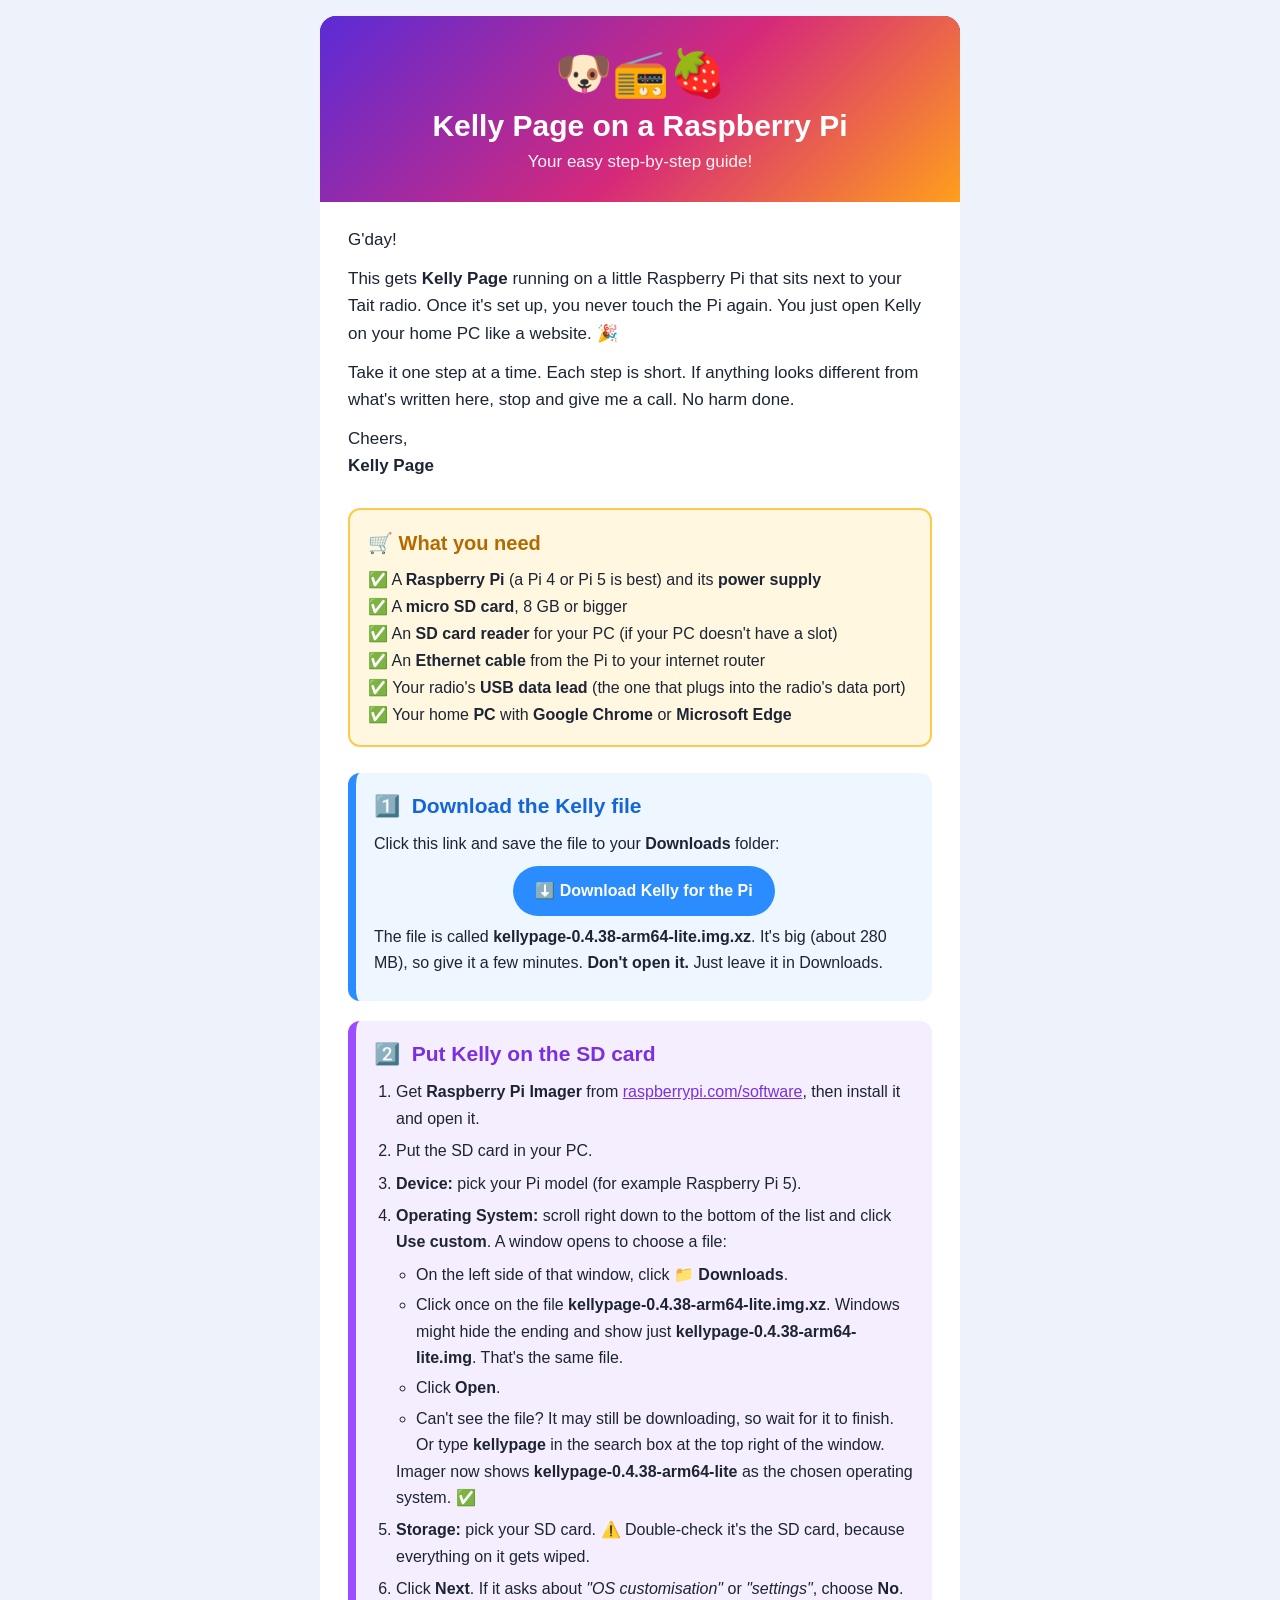
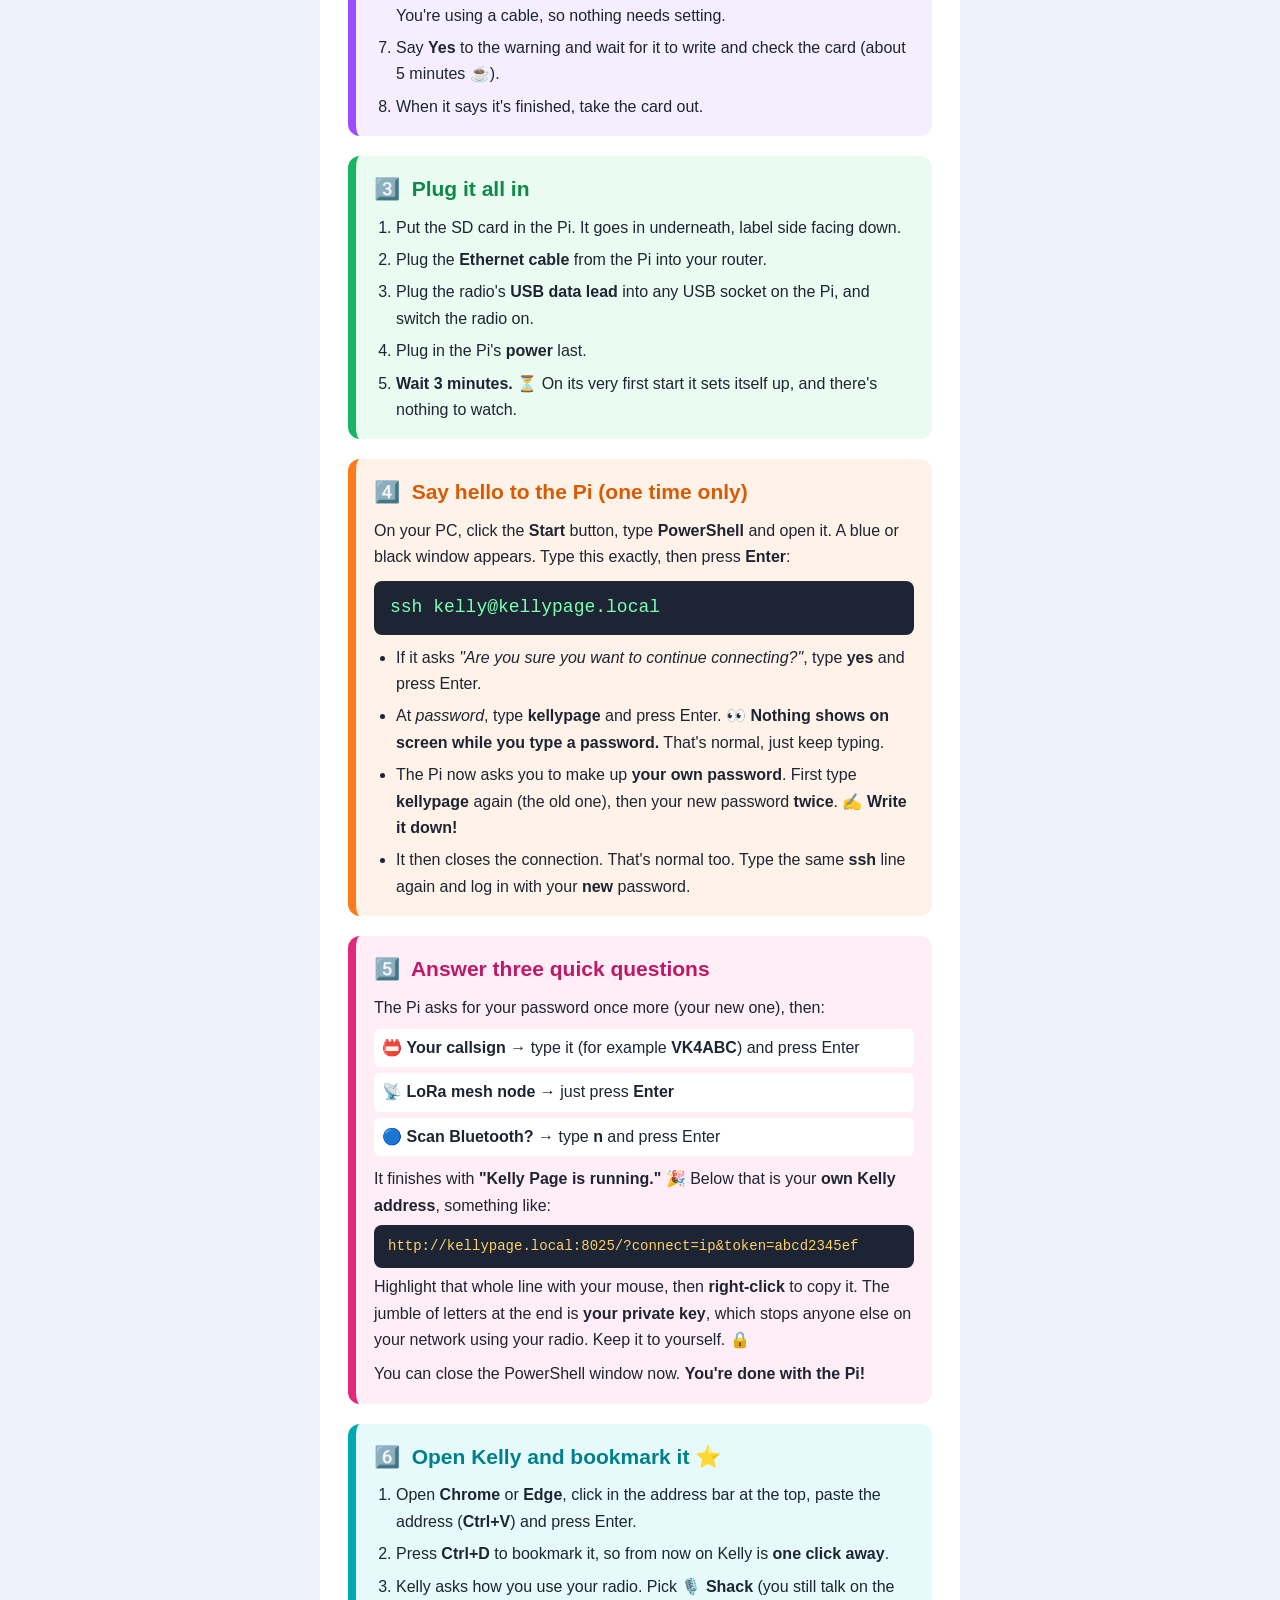
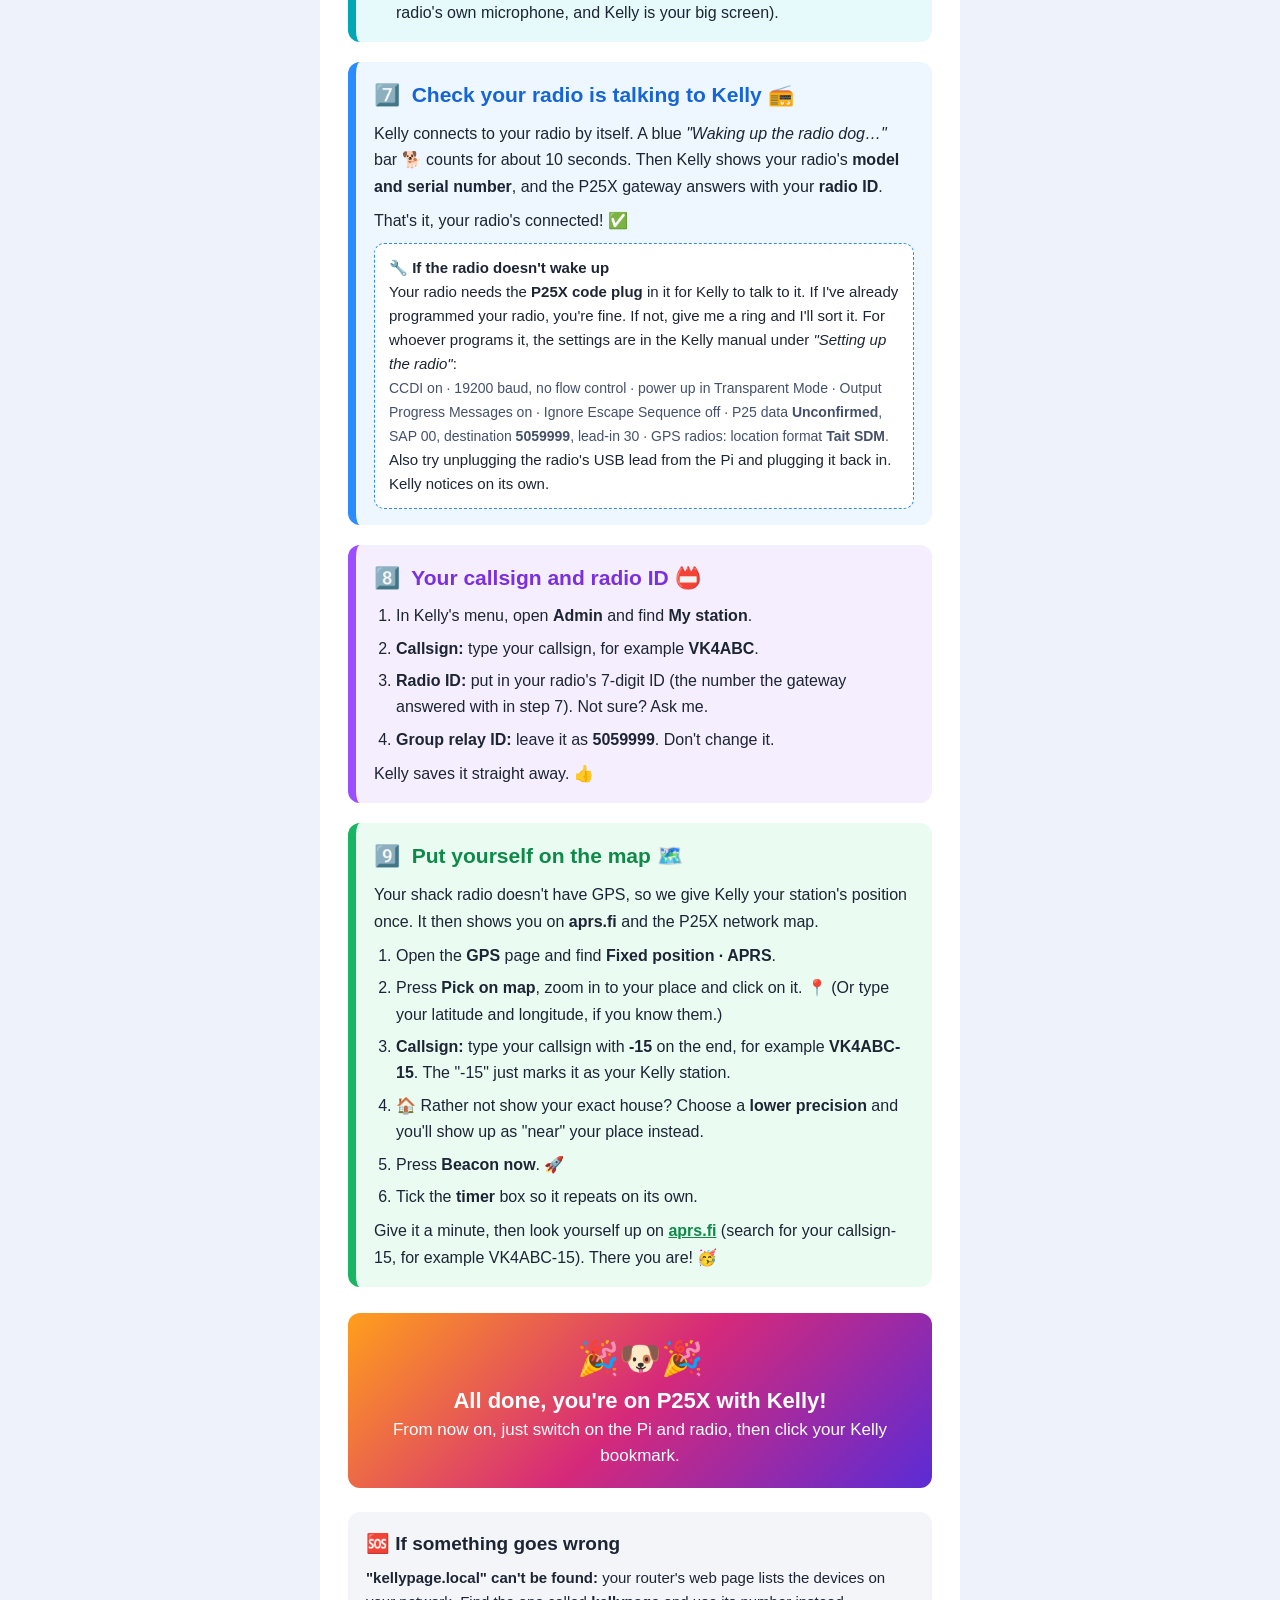
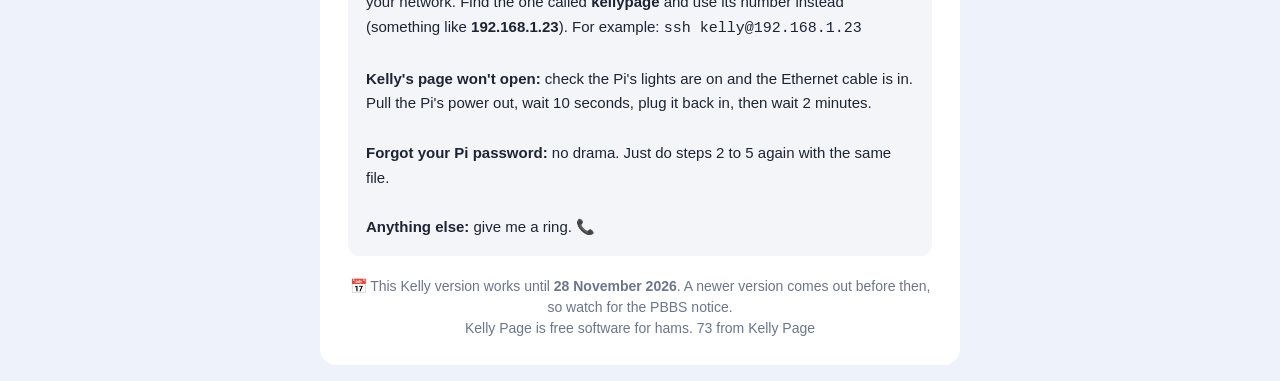
<file: guides/raspberry-pi-guide.html>
<!doctype html>
<html lang="en">
<head>
<meta charset="utf-8">
<meta name="viewport" content="width=device-width, initial-scale=1">
<title>Kelly Page on a Pi</title>
<link rel="icon" href="../assets/kelly-favicon.svg" type="image/svg+xml">
</head>
<body style="margin:0;padding:0;background:#eef3fb;font-family:Segoe UI,Arial,Helvetica,sans-serif;color:#1d2433;">
<table role="presentation" width="100%" cellpadding="0" cellspacing="0" style="background:#eef3fb;">
<tr><td align="center" style="padding:16px 8px;">
<table role="presentation" width="640" cellpadding="0" cellspacing="0" style="max-width:640px;width:100%;background:#ffffff;border-radius:16px;overflow:hidden;">

<!-- Header -->
<tr><td style="background:#5b2bd6;background-image:linear-gradient(135deg,#5b2bd6 0%,#d6297a 55%,#ff9f1c 100%);padding:34px 28px 30px;text-align:center;color:#ffffff;">
  <div style="font-size:46px;line-height:1;">🐶📻🍓</div>
  <div style="font-size:30px;font-weight:800;margin-top:12px;line-height:1.2;">Kelly Page on a Raspberry&nbsp;Pi</div>
  <div style="font-size:17px;margin-top:8px;opacity:.95;">Your easy step-by-step guide!</div>
</td></tr>

<!-- Intro -->
<tr><td style="padding:24px 28px 8px;font-size:17px;line-height:1.6;">
  <p style="margin:0 0 12px;">G'day!</p>
  <p style="margin:0 0 12px;">This gets <b>Kelly Page</b> running on a little Raspberry Pi that sits next to your Tait radio. Once it's set up, you never touch the Pi again. You just open Kelly on your home PC like a website. 🎉</p>
  <p style="margin:0;">Take it one step at a time. Each step is short. If anything looks different from what's written here, stop and give me a call. No harm done.</p>
  <p style="margin:12px 0 0;">Cheers,<br><b>Kelly Page</b></p>
</td></tr>

<!-- What you need -->
<tr><td style="padding:20px 28px 4px;">
  <table role="presentation" width="100%" cellpadding="0" cellspacing="0" style="background:#fff7e0;border:2px solid #ffc94d;border-radius:12px;">
  <tr><td style="padding:16px 18px;font-size:16px;line-height:1.7;">
    <div style="font-size:20px;font-weight:800;color:#b36b00;margin-bottom:6px;">🛒 What you need</div>
    ✅ A <b>Raspberry Pi</b> (a Pi 4 or Pi 5 is best) and its <b>power supply</b><br>
    ✅ A <b>micro SD card</b>, 8 GB or bigger<br>
    ✅ An <b>SD card reader</b> for your PC (if your PC doesn't have a slot)<br>
    ✅ An <b>Ethernet cable</b> from the Pi to your internet router<br>
    ✅ Your radio's <b>USB data lead</b> (the one that plugs into the radio's data port)<br>
    ✅ Your home <b>PC</b> with <b>Google Chrome</b> or <b>Microsoft Edge</b>
  </td></tr></table>
</td></tr>

<!-- STEP 1 -->
<tr><td style="padding:22px 28px 4px;">
  <table role="presentation" width="100%" cellpadding="0" cellspacing="0" style="border-radius:12px;border-left:8px solid #2b8cff;background:#eef6ff;">
  <tr><td style="padding:16px 18px;font-size:16px;line-height:1.65;">
    <div style="font-size:21px;font-weight:800;color:#1565d8;">1️⃣ &nbsp;Download the Kelly file</div>
    <p style="margin:8px 0;">Click this link and save the file to your <b>Downloads</b> folder:</p>
    <p style="margin:8px 0;text-align:center;"><a href="https://downloads.kellypage.app/kellypage-0.4.38-arm64-lite.img.xz" style="display:inline-block;background:#2b8cff;color:#ffffff;text-decoration:none;font-weight:700;padding:12px 22px;border-radius:30px;">⬇️ Download Kelly for the Pi</a></p>
    <p style="margin:8px 0;">The file is called <b>kellypage-0.4.38-arm64-lite.img.xz</b>. It's big (about 280 MB), so give it a few minutes. <b>Don't open it.</b> Just leave it in Downloads.</p>
  </td></tr></table>
</td></tr>

<!-- STEP 2 -->
<tr><td style="padding:16px 28px 4px;">
  <table role="presentation" width="100%" cellpadding="0" cellspacing="0" style="border-radius:12px;border-left:8px solid #9b4dff;background:#f5eeff;">
  <tr><td style="padding:16px 18px;font-size:16px;line-height:1.65;">
    <div style="font-size:21px;font-weight:800;color:#7a2fe0;">2️⃣ &nbsp;Put Kelly on the SD card</div>
    <ol style="margin:8px 0 0;padding-left:22px;">
      <li style="margin-bottom:6px;">Get <b>Raspberry Pi Imager</b> from <a href="https://www.raspberrypi.com/software/" style="color:#7a2fe0;">raspberrypi.com/software</a>, then install it and open it.</li>
      <li style="margin-bottom:6px;">Put the SD card in your PC.</li>
      <li style="margin-bottom:6px;"><b>Device:</b> pick your Pi model (for example Raspberry Pi 5).</li>
      <li style="margin-bottom:6px;"><b>Operating System:</b> scroll right down to the bottom of the list and click <b>Use custom</b>. A window opens to choose a file:
        <ul style="margin:6px 0 0;padding-left:20px;">
          <li style="margin-bottom:4px;">On the left side of that window, click <b>📁 Downloads</b>.</li>
          <li style="margin-bottom:4px;">Click once on the file <b>kellypage-0.4.38-arm64-lite.img.xz</b>. Windows might hide the ending and show just <b>kellypage-0.4.38-arm64-lite.img</b>. That's the same file.</li>
          <li style="margin-bottom:4px;">Click <b>Open</b>.</li>
          <li>Can't see the file? It may still be downloading, so wait for it to finish. Or type <b>kellypage</b> in the search box at the top right of the window.</li>
        </ul>
        Imager now shows <b>kellypage-0.4.38-arm64-lite</b> as the chosen operating system. ✅</li>
      <li style="margin-bottom:6px;"><b>Storage:</b> pick your SD card. ⚠️ Double-check it's the SD card, because everything on it gets wiped.</li>
      <li style="margin-bottom:6px;">Click <b>Next</b>. If it asks about <i>"OS customisation"</i> or <i>"settings"</i>, choose <b>No</b>. You're using a cable, so nothing needs setting.</li>
      <li style="margin-bottom:6px;">Say <b>Yes</b> to the warning and wait for it to write and check the card (about 5 minutes ☕).</li>
      <li>When it says it's finished, take the card out.</li>
    </ol>
  </td></tr></table>
</td></tr>

<!-- STEP 3 -->
<tr><td style="padding:16px 28px 4px;">
  <table role="presentation" width="100%" cellpadding="0" cellspacing="0" style="border-radius:12px;border-left:8px solid #18b663;background:#eafbf2;">
  <tr><td style="padding:16px 18px;font-size:16px;line-height:1.65;">
    <div style="font-size:21px;font-weight:800;color:#0e8a48;">3️⃣ &nbsp;Plug it all in</div>
    <ol style="margin:8px 0 0;padding-left:22px;">
      <li style="margin-bottom:6px;">Put the SD card in the Pi. It goes in underneath, label side facing down.</li>
      <li style="margin-bottom:6px;">Plug the <b>Ethernet cable</b> from the Pi into your router.</li>
      <li style="margin-bottom:6px;">Plug the radio's <b>USB data lead</b> into any USB socket on the Pi, and switch the radio on.</li>
      <li style="margin-bottom:6px;">Plug in the Pi's <b>power</b> last.</li>
      <li><b>Wait 3 minutes.</b> ⏳ On its very first start it sets itself up, and there's nothing to watch.</li>
    </ol>
  </td></tr></table>
</td></tr>

<!-- STEP 4 -->
<tr><td style="padding:16px 28px 4px;">
  <table role="presentation" width="100%" cellpadding="0" cellspacing="0" style="border-radius:12px;border-left:8px solid #ff7a1a;background:#fff2e8;">
  <tr><td style="padding:16px 18px;font-size:16px;line-height:1.65;">
    <div style="font-size:21px;font-weight:800;color:#d95a00;">4️⃣ &nbsp;Say hello to the Pi (one time only)</div>
    <p style="margin:8px 0;">On your PC, click the <b>Start</b> button, type <b>PowerShell</b> and open it. A blue or black window appears. Type this exactly, then press <b>Enter</b>:</p>
    <p style="margin:10px 0;background:#1d2433;color:#7dffb3;font-family:Consolas,Courier New,monospace;font-size:18px;padding:12px 16px;border-radius:8px;">ssh kelly@kellypage.local</p>
    <ul style="margin:8px 0 0;padding-left:22px;">
      <li style="margin-bottom:6px;">If it asks <i>"Are you sure you want to continue connecting?"</i>, type <b>yes</b> and press Enter.</li>
      <li style="margin-bottom:6px;">At <i>password</i>, type <b>kellypage</b> and press Enter. 👀 <b>Nothing shows on screen while you type a password.</b> That's normal, just keep typing.</li>
      <li style="margin-bottom:6px;">The Pi now asks you to make up <b>your own password</b>. First type <b>kellypage</b> again (the old one), then your new password <b>twice</b>. ✍️ <b>Write it down!</b></li>
      <li>It then closes the connection. That's normal too. Type the same <b>ssh</b> line again and log in with your <b>new</b> password.</li>
    </ul>
  </td></tr></table>
</td></tr>

<!-- STEP 5 -->
<tr><td style="padding:16px 28px 4px;">
  <table role="presentation" width="100%" cellpadding="0" cellspacing="0" style="border-radius:12px;border-left:8px solid #e0297a;background:#ffeef6;">
  <tr><td style="padding:16px 18px;font-size:16px;line-height:1.65;">
    <div style="font-size:21px;font-weight:800;color:#c01866;">5️⃣ &nbsp;Answer three quick questions</div>
    <p style="margin:8px 0;">The Pi asks for your password once more (your new one), then:</p>
    <table role="presentation" width="100%" cellpadding="0" cellspacing="0" style="font-size:16px;margin:6px 0;">
      <tr><td style="padding:6px 8px;background:#ffffff;border-radius:6px;">📛 <b>Your callsign</b> → type it (for example <b>VK4ABC</b>) and press Enter</td></tr>
      <tr><td style="height:6px;"></td></tr>
      <tr><td style="padding:6px 8px;background:#ffffff;border-radius:6px;">📡 <b>LoRa mesh node</b> → just press <b>Enter</b></td></tr>
      <tr><td style="height:6px;"></td></tr>
      <tr><td style="padding:6px 8px;background:#ffffff;border-radius:6px;">🔵 <b>Scan Bluetooth?</b> → type <b>n</b> and press Enter</td></tr>
    </table>
    <p style="margin:10px 0 6px;">It finishes with <b>"Kelly Page is running."</b> 🎉 Below that is your <b>own Kelly address</b>, something like:</p>
    <p style="margin:6px 0;background:#1d2433;color:#ffd166;font-family:Consolas,Courier New,monospace;font-size:14px;padding:10px 14px;border-radius:8px;word-break:break-all;">http://kellypage.local:8025/?connect=ip&amp;token=abcd2345ef</p>
    <p style="margin:6px 0 0;">Highlight that whole line with your mouse, then <b>right-click</b> to copy it. The jumble of letters at the end is <b>your private key</b>, which stops anyone else on your network using your radio. Keep it to yourself. 🔒</p>
    <p style="margin:8px 0 0;">You can close the PowerShell window now. <b>You're done with the Pi!</b></p>
  </td></tr></table>
</td></tr>

<!-- STEP 6 -->
<tr><td style="padding:16px 28px 4px;">
  <table role="presentation" width="100%" cellpadding="0" cellspacing="0" style="border-radius:12px;border-left:8px solid #00a7b5;background:#e6fafb;">
  <tr><td style="padding:16px 18px;font-size:16px;line-height:1.65;">
    <div style="font-size:21px;font-weight:800;color:#00808b;">6️⃣ &nbsp;Open Kelly and bookmark it ⭐</div>
    <ol style="margin:8px 0 0;padding-left:22px;">
      <li style="margin-bottom:6px;">Open <b>Chrome</b> or <b>Edge</b>, click in the address bar at the top, paste the address (<b>Ctrl+V</b>) and press Enter.</li>
      <li style="margin-bottom:6px;">Press <b>Ctrl+D</b> to bookmark it, so from now on Kelly is <b>one click away</b>.</li>
      <li>Kelly asks how you use your radio. Pick <b>🎙️ Shack</b> (you still talk on the radio's own microphone, and Kelly is your big screen).</li>
    </ol>
  </td></tr></table>
</td></tr>

<!-- STEP 7 -->
<tr><td style="padding:16px 28px 4px;">
  <table role="presentation" width="100%" cellpadding="0" cellspacing="0" style="border-radius:12px;border-left:8px solid #2b8cff;background:#eef6ff;">
  <tr><td style="padding:16px 18px;font-size:16px;line-height:1.65;">
    <div style="font-size:21px;font-weight:800;color:#1565d8;">7️⃣ &nbsp;Check your radio is talking to Kelly 📻</div>
    <p style="margin:8px 0;">Kelly connects to your radio by itself. A blue <i>"Waking up the radio dog…"</i> bar 🐕 counts for about 10 seconds. Then Kelly shows your radio's <b>model and serial number</b>, and the P25X gateway answers with your <b>radio ID</b>.</p>
    <p style="margin:8px 0;">That's it, your radio's connected! ✅</p>
    <table role="presentation" width="100%" cellpadding="0" cellspacing="0" style="background:#ffffff;border:1px dashed #2b8cff;border-radius:10px;margin-top:6px;">
    <tr><td style="padding:12px 14px;font-size:15px;line-height:1.6;">
      <b>🔧 If the radio doesn't wake up</b><br>
      Your radio needs the <b>P25X code plug</b> in it for Kelly to talk to it. If I've already programmed your radio, you're fine. If not, give me a ring and I'll sort it. For whoever programs it, the settings are in the Kelly manual under <i>"Setting up the radio"</i>:<br>
      <span style="font-size:14px;color:#44506a;">CCDI on · 19200 baud, no flow control · power up in Transparent Mode · Output Progress Messages on · Ignore Escape Sequence off · P25 data <b>Unconfirmed</b>, SAP 00, destination <b>5059999</b>, lead-in 30 · GPS radios: location format <b>Tait SDM</b>.</span><br>
      Also try unplugging the radio's USB lead from the Pi and plugging it back in. Kelly notices on its own.
    </td></tr></table>
  </td></tr></table>
</td></tr>

<!-- STEP 8 -->
<tr><td style="padding:16px 28px 4px;">
  <table role="presentation" width="100%" cellpadding="0" cellspacing="0" style="border-radius:12px;border-left:8px solid #9b4dff;background:#f5eeff;">
  <tr><td style="padding:16px 18px;font-size:16px;line-height:1.65;">
    <div style="font-size:21px;font-weight:800;color:#7a2fe0;">8️⃣ &nbsp;Your callsign and radio ID 📛</div>
    <ol style="margin:8px 0 0;padding-left:22px;">
      <li style="margin-bottom:6px;">In Kelly's menu, open <b>Admin</b> and find <b>My station</b>.</li>
      <li style="margin-bottom:6px;"><b>Callsign:</b> type your callsign, for example <b>VK4ABC</b>.</li>
      <li style="margin-bottom:6px;"><b>Radio ID:</b> put in your radio's 7-digit ID (the number the gateway answered with in step 7). Not sure? Ask me.</li>
      <li><b>Group relay ID:</b> leave it as <b>5059999</b>. Don't change it.</li>
    </ol>
    <p style="margin:8px 0 0;">Kelly saves it straight away. 👍</p>
  </td></tr></table>
</td></tr>

<!-- STEP 9 -->
<tr><td style="padding:16px 28px 4px;">
  <table role="presentation" width="100%" cellpadding="0" cellspacing="0" style="border-radius:12px;border-left:8px solid #18b663;background:#eafbf2;">
  <tr><td style="padding:16px 18px;font-size:16px;line-height:1.65;">
    <div style="font-size:21px;font-weight:800;color:#0e8a48;">9️⃣ &nbsp;Put yourself on the map 🗺️</div>
    <p style="margin:8px 0;">Your shack radio doesn't have GPS, so we give Kelly your station's position once. It then shows you on <b>aprs.fi</b> and the P25X network map.</p>
    <ol style="margin:8px 0 0;padding-left:22px;">
      <li style="margin-bottom:6px;">Open the <b>GPS</b> page and find <b>Fixed position · APRS</b>.</li>
      <li style="margin-bottom:6px;">Press <b>Pick on map</b>, zoom in to your place and click on it. 📍 (Or type your latitude and longitude, if you know them.)</li>
      <li style="margin-bottom:6px;"><b>Callsign:</b> type your callsign with <b>-15</b> on the end, for example <b>VK4ABC-15</b>. The "-15" just marks it as your Kelly station.</li>
      <li style="margin-bottom:6px;">🏠 Rather not show your exact house? Choose a <b>lower precision</b> and you'll show up as "near" your place instead.</li>
      <li style="margin-bottom:6px;">Press <b>Beacon now</b>. 🚀</li>
      <li>Tick the <b>timer</b> box so it repeats on its own.</li>
    </ol>
    <p style="margin:8px 0 0;">Give it a minute, then look yourself up on <a href="https://aprs.fi/" style="color:#0e8a48;font-weight:700;">aprs.fi</a> (search for your callsign-15, for example VK4ABC-15). There you are! 🥳</p>
  </td></tr></table>
</td></tr>

<!-- Done -->
<tr><td style="padding:22px 28px 6px;">
  <table role="presentation" width="100%" cellpadding="0" cellspacing="0" style="background:#5b2bd6;background-image:linear-gradient(135deg,#ff9f1c 0%,#d6297a 50%,#5b2bd6 100%);border-radius:12px;">
  <tr><td style="padding:20px;text-align:center;color:#ffffff;font-size:17px;line-height:1.5;">
    <div style="font-size:34px;">🎉🐶🎉</div>
    <b style="font-size:22px;">All done, you're on P25X with Kelly!</b><br>
    From now on, just switch on the Pi and radio, then click your Kelly bookmark.
  </td></tr></table>
</td></tr>

<!-- Help -->
<tr><td style="padding:18px 28px 6px;">
  <table role="presentation" width="100%" cellpadding="0" cellspacing="0" style="background:#f3f5f9;border-radius:12px;">
  <tr><td style="padding:16px 18px;font-size:15px;line-height:1.65;">
    <div style="font-size:19px;font-weight:800;margin-bottom:6px;">🆘 If something goes wrong</div>
    <b>"kellypage.local" can't be found:</b> your router's web page lists the devices on your network. Find the one called <b>kellypage</b> and use its number instead (something like <b>192.168.1.23</b>). For example: <span style="font-family:Consolas,Courier New,monospace;">ssh kelly@192.168.1.23</span><br><br>
    <b>Kelly's page won't open:</b> check the Pi's lights are on and the Ethernet cable is in. Pull the Pi's power out, wait 10 seconds, plug it back in, then wait 2 minutes.<br><br>
    <b>Forgot your Pi password:</b> no drama. Just do steps 2 to 5 again with the same file.<br><br>
    <b>Anything else:</b> give me a ring. 📞
  </td></tr></table>
</td></tr>

<tr><td style="padding:14px 28px 26px;font-size:14px;color:#6b7590;text-align:center;line-height:1.5;">
  📅 This Kelly version works until <b>28 November 2026</b>. A newer version comes out before then, so watch for the PBBS notice.<br>
  Kelly Page is free software for hams. 73 from Kelly Page
</td></tr>

</table>
</td></tr>
</table>
</body>
</html>
</file>
<file: css/site.css>
/* kellypage.app -- the Kelly Page neon look (kelly-page/css/kelly.css colours), as a plain reading site. */
/* Fonts served from this site (SIL Open Font Licence, assets/fonts/OFL-*.txt) -- no Google Fonts request, so no third
   party sees who visits. Latin subsets; Orbitron is one variable file for both weights. */
@font-face { font-family: 'Orbitron'; font-style: normal; font-weight: 400 900; font-display: swap; src: url(../assets/fonts/orbitron.woff2) format('woff2'); }
@font-face { font-family: 'Rajdhani'; font-style: normal; font-weight: 500; font-display: swap; src: url(../assets/fonts/rajdhani-500.woff2) format('woff2'); }
@font-face { font-family: 'Rajdhani'; font-style: normal; font-weight: 600; font-display: swap; src: url(../assets/fonts/rajdhani-600.woff2) format('woff2'); }
@font-face { font-family: 'Rajdhani'; font-style: normal; font-weight: 700; font-display: swap; src: url(../assets/fonts/rajdhani-700.woff2) format('woff2'); }
@font-face { font-family: 'JetBrains Mono'; font-style: normal; font-weight: 500; font-display: swap; src: url(../assets/fonts/jetbrains-mono-500.woff2) format('woff2'); }
:root {
  --bg: #050912; --bg2: #0a1124; --panel: #0d152a; --raised: #131e3a; --line: #1f2d4f; --line2: #2c3e68;
  --text: #e8f1ff; --dim: #a3b2d2; --mute: #6f80a3;
  --cyan: #00e5ff; --magenta: #ff2bd6; --violet: #7c5cff; --lime: #39ff88; --amber: #ffb020; --red: #ff3b5c;
  --display: 'Orbitron', 'Segoe UI', sans-serif; --ui: 'Rajdhani', 'Segoe UI', system-ui, sans-serif;
  --mono: 'JetBrains Mono', Consolas, monospace;
  color-scheme: dark;
}
* { box-sizing: border-box; }
html { background: var(--bg); }
body { margin: 0; color: var(--text); font: 500 18px/1.6 var(--ui);
  background: radial-gradient(1200px 600px at 80% -10%, rgba(124, 92, 255, .18), transparent 60%),
              radial-gradient(900px 500px at -10% 10%, rgba(0, 229, 255, .12), transparent 60%), var(--bg); }
a { color: var(--cyan); }
a:hover { color: var(--magenta); }
a:focus-visible, button:focus-visible { outline: 2px solid var(--cyan); outline-offset: 3px; border-radius: 4px; }
img { max-width: 100%; height: auto; }
code, .mono { font-family: var(--mono); font-size: .86em; background: var(--raised); border: 1px solid var(--line); padding: 1px 6px; border-radius: 6px; overflow-wrap: anywhere; }
pre { background: #02060e; border: 1px solid var(--line); border-radius: 10px; padding: 12px 14px; overflow-x: auto; font: 500 15px/1.5 var(--mono); color: #7dffb3; }

/* top bar */
.top { position: sticky; top: 0; z-index: 5; background: rgba(5, 9, 18, .86); backdrop-filter: blur(8px); border-bottom: 1px solid var(--line); }
.top .in { max-width: 1080px; margin: 0 auto; padding: 10px 20px; display: flex; align-items: center; gap: 18px; flex-wrap: wrap; }
.brand { display: flex; align-items: center; gap: 10px; text-decoration: none; color: var(--text); font: 800 18px var(--display); letter-spacing: .04em; }
.brand img { width: 36px; height: 36px; }
.nav { display: flex; gap: 4px 16px; flex-wrap: wrap; margin-left: auto; font-weight: 600; }
.nav a { color: var(--dim); text-decoration: none; padding: 4px 0; border-bottom: 2px solid transparent; }
.nav a:hover, .nav a[aria-current="page"] { color: var(--text); border-bottom-color: var(--magenta); }

main { max-width: 1080px; margin: 0 auto; padding: 32px 20px 64px; }
.narrow { max-width: 780px; }
h1, h2, h3 { font-family: var(--display); line-height: 1.2; letter-spacing: .02em; text-wrap: balance; }
h1 { font-size: clamp(30px, 5vw, 48px); margin: 8px 0 12px; }
h2 { font-size: 26px; margin: 44px 0 12px; }
h3 { font-size: 19px; margin: 24px 0 8px; color: var(--cyan); }
p { max-width: 70ch; }
.lede { font-size: 21px; color: var(--dim); max-width: 60ch; }
.grad { background: linear-gradient(90deg, var(--cyan), var(--violet) 50%, var(--magenta)); -webkit-background-clip: text; background-clip: text; color: transparent; }

/* hero */
.hero { display: grid; grid-template-columns: 1.3fr 1fr; gap: 32px; align-items: center; padding: 20px 0 8px; }
.hero .logo { width: 100%; max-width: 360px; justify-self: center; filter: drop-shadow(0 0 40px rgba(0, 229, 255, .25)); }
.slogan { font: 600 15px var(--mono); color: var(--lime); letter-spacing: .08em; }
@media (max-width: 760px) { .hero { grid-template-columns: 1fr; } .hero .logo { max-width: 220px; order: -1; } }

/* buttons */
.btns { display: flex; flex-wrap: wrap; gap: 12px; margin: 22px 0 6px; }
.btn { display: inline-flex; align-items: center; gap: 8px; text-decoration: none; font: 700 18px var(--ui); padding: 11px 22px; border-radius: 999px;
  border: 1px solid var(--line2); color: var(--text); background: var(--raised); transition: transform .15s, box-shadow .15s; }
.btn:hover { color: var(--text); transform: translateY(-1px); box-shadow: 0 0 24px rgba(0, 229, 255, .25); }
.btn.primary { background: linear-gradient(90deg, #00b8d4, var(--violet)); border-color: transparent; color: #fff; }
.btn.hot { background: linear-gradient(90deg, var(--magenta), var(--violet)); border-color: transparent; color: #fff; }
.btn small { font-weight: 500; opacity: .85; }

/* cards */
.cards { display: grid; grid-template-columns: repeat(auto-fit, minmax(240px, 1fr)); gap: 16px; margin: 18px 0; }
.card { background: linear-gradient(180deg, var(--panel), #0a1022); border: 1px solid var(--line); border-radius: 16px; padding: 18px 20px; }
.card h3 { margin-top: 4px; }
.card .em { font-size: 32px; line-height: 1; }
.card p { margin: 8px 0 0; color: var(--dim); }
.card.link { text-decoration: none; color: inherit; display: block; transition: border-color .15s, transform .15s; }
.card.link:hover { border-color: var(--cyan); transform: translateY(-2px); }
.tag { display: inline-block; font: 700 12px var(--mono); padding: 3px 8px; border-radius: 999px; letter-spacing: .04em; vertical-align: middle; }
.tag.any { background: rgba(57, 255, 136, .12); color: var(--lime); border: 1px solid rgba(57, 255, 136, .35); }
.tag.p25x { background: rgba(255, 176, 32, .12); color: var(--amber); border: 1px solid rgba(255, 176, 32, .35); }

.note { background: var(--panel); border: 1px solid var(--line); border-left: 4px solid var(--cyan); border-radius: 10px; padding: 12px 16px; margin: 16px 0; max-width: 78ch; }
.note.warn { border-left-color: var(--amber); }
.note.hot { border-left-color: var(--magenta); }
.note b:first-child { color: var(--cyan); }
.note.warn b:first-child { color: var(--amber); }

/* download box */
.dl { background: linear-gradient(135deg, rgba(0, 229, 255, .08), rgba(255, 43, 214, .08)); border: 1px solid var(--line2); border-radius: 18px; padding: 22px 24px; margin: 18px 0; }
.dl .ver { font: 800 30px var(--display); }
.dl .meta { color: var(--dim); font-size: 16px; }
.dl .sha { font: 500 13px var(--mono); color: var(--mute); overflow-wrap: anywhere; margin-top: 8px; }

table { width: 100%; border-collapse: collapse; font-size: 16px; margin: 10px 0; }
th, td { text-align: left; vertical-align: top; padding: 9px 10px; border-bottom: 1px solid var(--line); }
th { color: var(--dim); font: 700 13px var(--mono); text-transform: uppercase; letter-spacing: .05em; }
.wrap { overflow-x: auto; }
ol li, ul li { margin: 6px 0; }
.steps { counter-reset: s; list-style: none; padding: 0; }
.steps > li { counter-increment: s; position: relative; padding: 2px 0 10px 52px; }
.steps > li::before { content: counter(s); position: absolute; left: 0; top: 0; width: 36px; height: 36px; border-radius: 50%;
  display: grid; place-items: center; font: 800 16px var(--display); color: #fff; background: linear-gradient(135deg, var(--cyan), var(--magenta)); }

footer { border-top: 1px solid var(--line); color: var(--mute); font-size: 15px; }
footer .in { max-width: 1080px; margin: 0 auto; padding: 22px 20px 34px; display: grid; gap: 6px; }
footer a { color: var(--dim); }
/* Mesh Buddy's border collie (assets/mesh-buddy-collie.svg): sits in text like an emoji */
img.collie { height: 0.85em; width: auto; vertical-align: -0.08em; }
</file>
